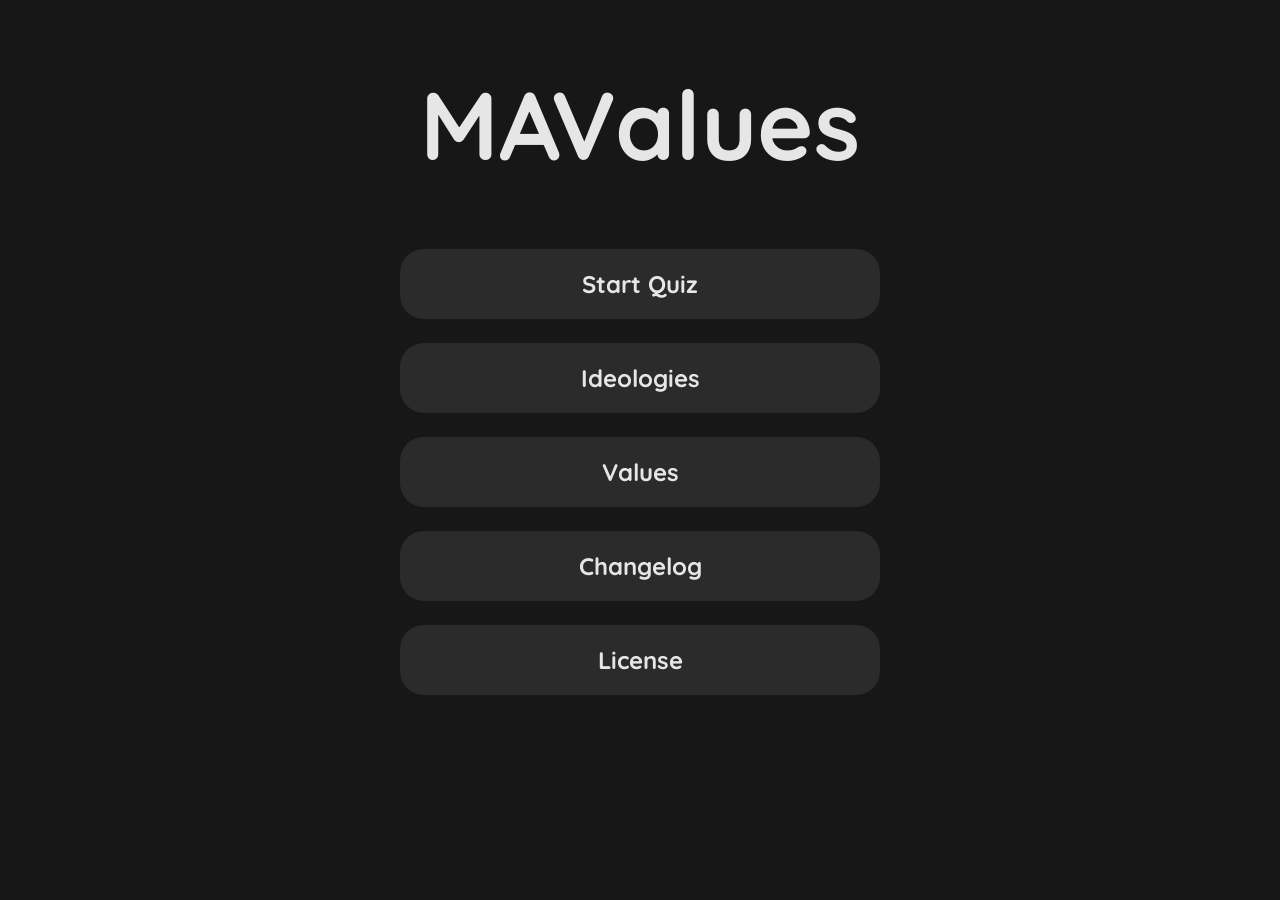
<file: index.html>
<!DOCTYPE html>
<html lang="en-US">
  <head>
    <meta charset=utf-8>
    <meta name="viewport" content="width=device-width, initial-scale=1.0">
    <title>MAValues</title>
    <link rel="preconnect" href="https://fonts.googleapis.com">
    <link rel="preconnect" href="https://fonts.gstatic.com" crossorigin>
    <link href="https://fonts.googleapis.com/css2?family=Quicksand:wght@300..700&display=swap">
    <link href="https://fonts.googleapis.com/css2?family=Quicksand:wght@300..700&display=swap" rel="stylesheet">
    <link rel="stylesheet" href="style.css">
  </head>
  <body>
    <h1>MAValues</h1>
    <a href="test.php">
      <button class="btn">Start Quiz</button>
    </a>
    <a href="ideologies.html">
      <button class="btn">Ideologies</button>
    </a>
    <a href="values.html">
      <button class="btn">Values</button>
    </a>
    <a href="changelog.html">
      <button class="btn">Changelog</button>
    </a>
    <a href="notice.html">
      <button class="btn">License</button>
    </a>
  </body>
</html>
</file>
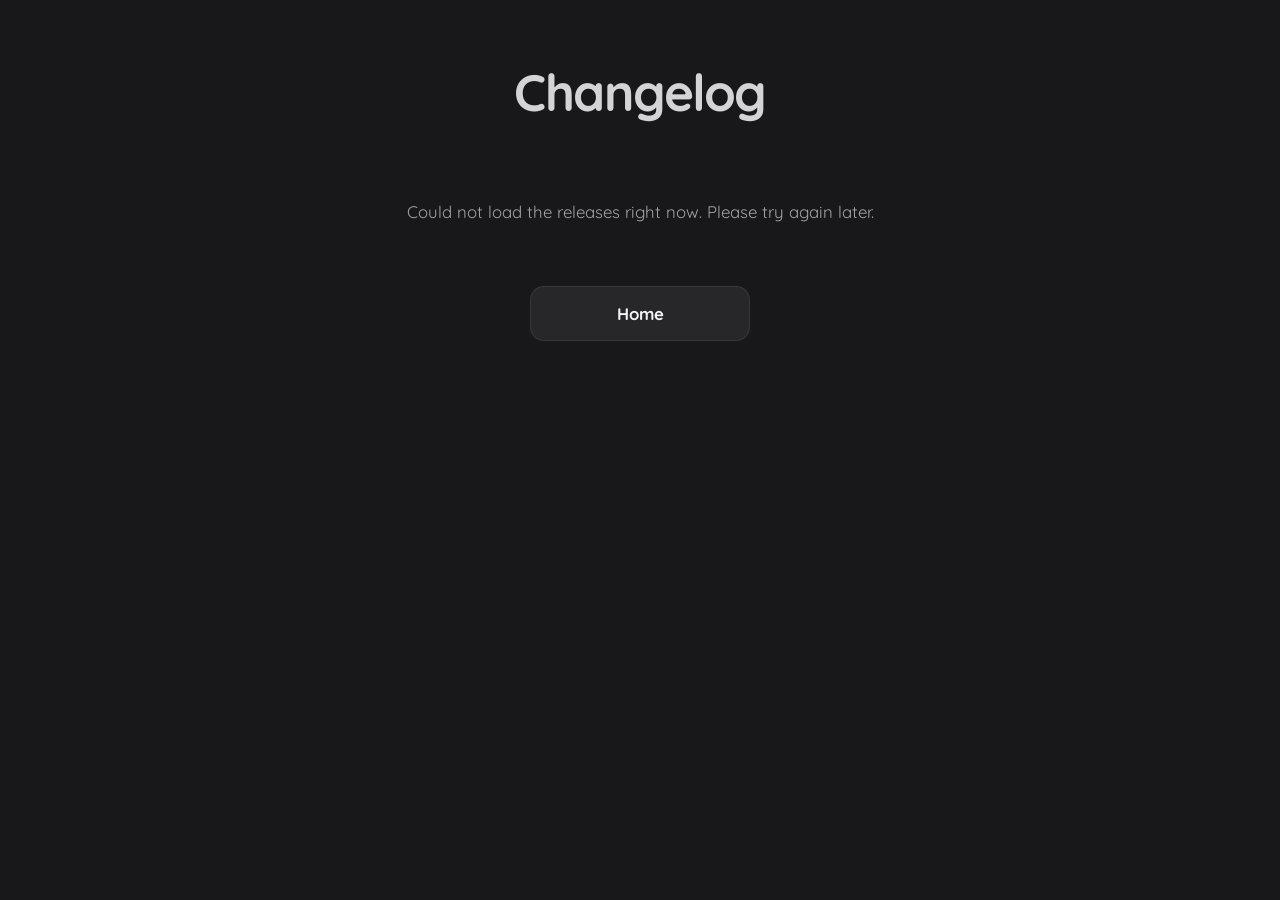
<file: changelog.html>
<!DOCTYPE html>
<html lang="en">
<head>
    <meta charset="UTF-8">
    <meta name="viewport" content="width=device-width, initial-scale=1.0">
    <title>MAValues - Changelog</title>
    <style>
@import url('https://fonts.googleapis.com/css2?family=Quicksand:wght@300;500;700&display=swap');

:root {
    --bg-color: #18181b;
    --card-bg: #27272a;
    --text-primary: #f4f4f5;
    --text-dim: #a1a1aa;
    --accent-primary: #d4d4d8;
    --accent-soft: #71717a;
    --border-color: rgba(255, 255, 255, 0.08);
    --card-border: rgba(255, 255, 255, 0.05);
    --radius-lg: 28px;
    --radius-sm: 14px;
    --soft-shadow: 0 10px 40px rgba(0, 0, 0, 0.4);
    --hover-shadow: rgba(255, 255, 255, 0.1);
    --corner-fill: #f4f4f5;
    --corner-color: #18181b;
    --smooth-transition: all 0.35s cubic-bezier(0.23, 1, 0.32, 1);
}

[data-theme="light"] {
    --bg-color: #f4f4f6;
    --card-bg: #ffffff;
    --text-primary: #18181b;
    --text-dim: #71717a;
    --accent-primary: #27272a;
    --accent-soft: #e4e4e7;
    --border-color: rgba(0, 0, 0, 0.09);
    --card-border: rgba(0, 0, 0, 0.06);
    --soft-shadow: 0 10px 30px rgba(0, 0, 0, 0.06);
    --hover-shadow: rgba(0, 0, 0, 0.12);
    --corner-fill: #18181b;
    --corner-color: #f4f4f6;
}

.theme-toggle-corner {
    position: fixed;
    top: 0;
    right: 0;
    width: 80px;
    height: 80px;
    border: 0;
    background: transparent;
    cursor: pointer;
    z-index: 9999;
    padding: 0;
    line-height: 0;
    clip-path: polygon(0 0, 100% 0, 100% 100%);
    outline: none;
    -webkit-tap-highlight-color: transparent;
    user-select: none;
}

.theme-toggle-corner:focus,
.theme-toggle-corner:focus-visible,
.theme-toggle-corner:active {
    outline: none;
    box-shadow: none;
}

.theme-toggle-corner svg {
    width: 100%;
    height: 100%;
    fill: var(--corner-fill);
    color: var(--corner-color);
    transition: var(--smooth-transition);
}

.theme-toggle-corner:hover svg {
    transform: scale(1.06);
}

.theme-toggle-corner .icon-sun,
.theme-toggle-corner .icon-moon {
    fill: none;
    stroke: currentColor;
    stroke-width: 2.2;
    stroke-linecap: round;
    stroke-linejoin: round;
}

.theme-toggle-corner .icon-sun {
    display: block;
}
.theme-toggle-corner .icon-moon {
    display: none;
}

[data-theme="light"] .theme-toggle-corner .icon-sun {
    display: none;
}
[data-theme="light"] .theme-toggle-corner .icon-moon {
    display: block;
}

body {
    margin: 0;
    padding: 0;
    min-height: 100vh;
    font-family: 'Quicksand', sans-serif;
    background-color: var(--bg-color);
    color: var(--text-primary);
    display: flex;
    flex-direction: column;
    align-items: center;
}

.main-container {
    width: 100%;
    max-width: 1200px;
    min-height: 100vh;
    padding: 60px 24px;
    box-sizing: border-box;
    display: flex;
    flex-direction: column;
    align-items: center;
}

.title-container {
    display: flex;
    align-items: center;
    gap: 10px;
    margin-bottom: 15px;
}

h1 {
    font-weight: 700;
    font-size: 3.2rem;
    margin: 0;
    color: var(--accent-primary);
    letter-spacing: -1.5px;
    text-align: center;
}

.question-container {
    min-height: 140px;
    margin-bottom: 20px;
    display: flex;
    align-items: center;
    justify-content: center;
    width: 100%;
}

#question {
    background-color: var(--card-bg);
    padding: 35px 50px;
    border-radius: var(--radius-lg);
    font-size: 1.4rem;
    font-weight: 500;
    line-height: 1.5;
    box-shadow: var(--soft-shadow);
    max-width: 800px;
    border: 1px solid var(--card-border);
    text-align: center;
}

button {
    padding: 16px 24px;
    background-color: var(--card-bg);
    border: 1px solid var(--border-color);
    border-radius: var(--radius-sm);
    color: var(--text-primary);
    font-family: inherit;
    font-size: 1.05rem;
    font-weight: 700;
    cursor: pointer;
    transition: var(--smooth-transition);
}

button:hover {
    background-color: var(--text-primary);
    color: var(--bg-color);
    transform: translateY(-2px);
    box-shadow: 0 5px 15px var(--hover-shadow);
}

.description-box {
    background-color: var(--card-bg);
    padding: 24px 30px;
    border-radius: var(--radius-lg);
    text-align: center;
    line-height: 1.7;
    border: 1px solid var(--card-border);
    width: 100%;
    max-width: 800px;
    box-sizing: border-box;
    align-self: center;
    margin-bottom: 30px;
    box-shadow: var(--soft-shadow);
    font-size: 1.1rem;
}

#buttons {
    display: flex;
    flex-direction: column;
    gap: 12px;
    width: 100%;
    max-width: 480px;
    margin-top: 10px;
    margin-bottom: 50px;
}

.button-container {
    display: flex;
    flex-direction: column;
    align-items: center;
    gap: 15px;
    margin-top: 20px;
    margin-bottom: 40px;
    width: 100%;
}

.button-container button {
    width: auto;
    min-width: 220px;
    max-width: 400px;
    text-align: center;
}

.main-results-wrapper {
    display: flex;
    flex-direction: column;
    align-items: center;
    justify-content: center;
    width: 100%;
    padding: 20px 0;
}

#results-container {
    display: grid;
    grid-template-columns: repeat(3, 140px);
    justify-content: center;
    gap: 24px 30px;
    margin-top: 20px;
    margin-bottom: 35px;
    width: 100%;
    box-sizing: border-box;
}

.result-item {
    display: flex;
    flex-direction: column;
    align-items: center;
    justify-content: flex-start;
    width: 140px;
    box-sizing: border-box;
    transition: var(--smooth-transition);
}

.result-icon {
    width: 85px;
    height: 85px;
    border-radius: 50%;
    margin-bottom: 12px;
    box-shadow: 0 5px 15px rgba(0, 0, 0, 0.3);
    transition: var(--smooth-transition);
}

.result-item:hover .result-icon {
    transform: scale(1.08);
}

.result-text {
    font-size: 0.82rem;
    font-weight: 700;
    line-height: 1.25;
    color: var(--text-dim);
    text-transform: uppercase;
    text-align: center;
    width: 100%;
    margin: 0;
}

.label-bubble {
    display: inline-block;
    padding: 14px 40px;
    border-radius: 50px;
    font-weight: 700;
    font-size: 1.8rem;
    color: #ffffff;
    margin: 15px 0;
    box-shadow: 0 4px 20px rgba(0, 0, 0, 0.3);
    text-align: center;
}

.result-header-text {
    font-size: 1.1rem;
    color: var(--text-dim);
    font-weight: 700;
    margin-top: 15px;
    text-transform: uppercase;
    letter-spacing: 1px;
}

@media (max-width: 800px) {
    #results-container {
        grid-template-columns: repeat(3, minmax(0, 1fr));
        gap: 20px 10px;
        max-width: 420px;
    }
    .result-item {
        width: 100% !important;
        max-width: 105px;
    }
    .result-icon {
        width: 70px;
        height: 70px;
    }
    .result-text {
        font-size: 0.68rem;
    }
    h1 {
        font-size: 2.3rem;
    }
}

/* ---------- MAValues additions ---------- */
.brand {
    letter-spacing: -2px;
}

.results-heading {
    font-weight: 700;
    font-size: 1.6rem;
    margin: 0 0 6px;
    color: var(--text-primary);
    text-align: center;
}

.result-item,
.label-bubble,
.bar-row,
.chip {
    cursor: pointer;
}

.result-text {
    text-transform: none;
    font-size: 0.9rem;
    color: var(--text-primary);
}

.bars {
    width: 100%;
    max-width: 320px;
    margin: 0 auto;
}

.bar-row {
    margin: 8px 0;
    text-align: left;
}

.bar-label {
    display: flex;
    justify-content: space-between;
    font-size: 0.85rem;
    color: var(--text-primary);
}

.bar-track {
    height: 6px;
    border-radius: 3px;
    background: rgba(128, 128, 128, 0.25);
    overflow: hidden;
}

.bar-fill {
    height: 100%;
}

/* Values / Ideologies screens */
.catalog {
    width: 100%;
    max-width: 800px;
    display: flex;
    flex-direction: column;
    gap: 18px;
    margin: 25px 0;
}

.catalog-card {
    background-color: var(--card-bg);
    border: 1px solid var(--card-border);
    border-radius: var(--radius-lg);
    box-shadow: var(--soft-shadow);
    padding: 22px 26px;
}

.catalog-title {
    font-size: 0.95rem;
    font-weight: 700;
    text-transform: uppercase;
    letter-spacing: 1px;
    color: var(--text-dim);
    margin-bottom: 14px;
}

.group-title {
    background: transparent;
    border-width: 2px;
    border-style: solid;
    color: var(--text-primary);
    padding: 8px 18px;
    border-radius: 50px;
    font-size: 1rem;
}

.chip-row {
    display: flex;
    flex-wrap: wrap;
    gap: 10px;
}

.chip {
    padding: 10px 18px;
    font-size: 0.95rem;
    border-radius: 50px;
}

/* Popup menu */
.info-overlay {
    position: fixed;
    inset: 0;
    background: rgba(0, 0, 0, 0.45);
    display: flex;
    align-items: center;
    justify-content: center;
    z-index: 10000;
    padding: 20px;
    box-sizing: border-box;
}

.info-menu {
    position: relative;
    background-color: var(--card-bg);
    color: var(--text-primary);
    border: 1px solid var(--card-border);
    border-radius: var(--radius-lg);
    box-shadow: var(--soft-shadow);
    width: 100%;
    max-width: 380px;
    padding: 26px 26px 22px;
    box-sizing: border-box;
    overflow: hidden;
    text-align: left;
}

.info-bar {
    position: absolute;
    top: 0;
    left: 0;
    right: 0;
    height: 6px;
}

.info-close {
    position: absolute;
    top: 12px;
    right: 12px;
    padding: 0;
    width: 32px;
    height: 32px;
    border-radius: 50%;
    font-size: 1.3rem;
    line-height: 1;
}

.info-title {
    font-size: 1.3rem;
    font-weight: 700;
    padding-right: 34px;
}

.info-sub {
    font-size: 0.75rem;
    font-weight: 700;
    text-transform: uppercase;
    letter-spacing: 1px;
    color: var(--text-dim);
    margin-top: 4px;
}

.info-desc {
    font-size: 1rem;
    line-height: 1.6;
    margin: 14px 0 0;
}

@media (max-width: 800px) {
    .result-text { font-size: 0.75rem; }
}


/* ---------- Changelog ---------- */
.changelog {
    width: 100%;
    max-width: 800px;
    display: flex;
    flex-direction: column;
    gap: 26px;
    margin: 30px 0 10px;
}
.release-card {
    background-color: var(--card-bg);
    border: 1px solid var(--card-border);
    border-radius: var(--radius-lg);
    box-shadow: var(--soft-shadow);
    padding: 34px 40px 30px;
    box-sizing: border-box;
}
.release-card h2 {
    margin: 0 0 22px;
    font-size: 1.7rem;
    font-weight: 700;
    letter-spacing: -0.5px;
}
.release-card h3 {
    margin: 20px 0 8px;
    font-size: 1.15rem;
    font-weight: 700;
    color: var(--accent-primary);
}
.release-card ul {
    margin: 0;
    padding-left: 40px;
}
.release-card li {
    font-size: 1.2rem;
    line-height: 1.7;
    margin-bottom: 4px;
}
.release-card p {
    font-size: 1.1rem;
    line-height: 1.6;
    margin: 0 0 10px;
}
.release-card a {
    color: var(--text-primary);
    text-decoration: underline;
}
.release-card code {
    background: rgba(128, 128, 128, 0.2);
    padding: 1px 6px;
    border-radius: 6px;
    font-size: 0.95em;
}
.changelog-status {
    text-align: center;
    color: var(--text-dim);
    font-size: 1.05rem;
    line-height: 1.6;
    padding: 30px 10px;
}
@media (max-width: 800px) {
    .release-card { padding: 26px 22px 22px; }
    .release-card ul { padding-left: 26px; }
    .release-card li { font-size: 1.1rem; }
}
</style>
</head>
<body>

    <!-- Theme Toggle Corner Button -->
    <button class="theme-toggle-corner" id="theme-toggle" aria-label="Toggle theme">
        <svg viewBox="0 0 24 24">
            <path class="icon-sun" d="M12 2v2m0 16v2M4.93 4.93l1.41 1.41m11.32 11.32l1.41 1.41M2 12h2m16 0h2M4.93 19.07l1.41-1.41m11.32-11.32l1.41-1.41M12 6a6 6 0 100 12 6 6 0 000-12z"></path>
            <path class="icon-moon" d="M21 12.79A9 9 0 1111.21 3 7 7 0 0021 12.79z"></path>
        </svg>
    </button>

    <div class="main-container">
        <div class="title-container"><h1>Changelog</h1></div>
        <div class="changelog" id="changelog"><div class="changelog-status">Loading releases&hellip;</div></div>
        <div class="button-container">
            <button onclick="location.href='index.html'">Home</button>
        </div>
    </div>

    <script>
    // ------------------------------------------------------------------
    // Changelog synced with the GitHub releases of the repository.
    // Set GITHUB_REPO to "owner/repo". On a github.io address it is detected automatically.
    // ------------------------------------------------------------------
    const GITHUB_REPO = "rpolmap/Market-Anarchist-Values";
    const CACHE_KEY = "mavalues-changelog-cache";

    function repoName() {
        const m = location.hostname.match(/^([^.]+)\.github\.io$/);
        const repo = location.pathname.split('/').filter(Boolean)[0];
        if (m && repo) return m[1] + '/' + repo;
        return GITHUB_REPO;
    }

    const esc = t => t.replace(/&/g, '&amp;').replace(/</g, '&lt;').replace(/>/g, '&gt;').replace(/"/g, '&quot;');

    function inline(t) {
        return esc(t)
            .replace(/`([^`]+)`/g, '<code>$1</code>')
            .replace(/\*\*([^*]+)\*\*/g, '<strong>$1</strong>')
            .replace(/\[([^\]]+)\]\((https?:\/\/[^\s)]+)\)/g, '<a href="$2" target="_blank" rel="noopener">$1</a>');
    }

    // Small markdown renderer: headings, bullet lists, paragraphs
    function renderBody(md) {
        let html = '', inList = false;
        const close = () => { if (inList) { html += '</ul>'; inList = false; } };
        (md || '').replace(/\r/g, '').split('\n').forEach(line => {
            const l = line.trim();
            let m;
            if (!l) return close();
            if ((m = l.match(/^#{1,6}\s+(.*)$/))) { close(); html += '<h3>' + inline(m[1]) + '</h3>'; }
            else if ((m = l.match(/^[-*+]\s+(.*)$/))) { if (!inList) { html += '<ul>'; inList = true; } html += '<li>' + inline(m[1]) + '</li>'; }
            else { close(); html += '<p>' + inline(l) + '</p>'; }
        });
        close();
        return html;
    }

    function fmtDate(iso) {
        const d = new Date(iso);
        const p = n => String(n).padStart(2, '0');
        return p(d.getUTCDate()) + '.' + p(d.getUTCMonth() + 1) + '.' + d.getUTCFullYear();
    }

    function render(releases) {
        const box = document.getElementById('changelog');
        const list = releases.filter(r => !r.draft);
        if (!list.length) { box.innerHTML = '<div class="changelog-status">No releases yet.</div>'; return; }
        box.innerHTML = list.map(r => {
            const version = (r.name || r.tag_name || '').replace(/^v(?=\d)/i, '');
            const date = r.published_at || r.created_at;
            return `<div class="release-card">
                <h2>${esc(version)}${date ? ' - ' + fmtDate(date) : ''}</h2>
                ${renderBody(r.body)}
            </div>`;
        }).join('');
    }

    async function load() {
        const box = document.getElementById('changelog');
        const repo = repoName();
        try {
            if (repo.startsWith("YOUR-")) throw new Error('GITHUB_REPO is not set');
            const res = await fetch('https://api.github.com/repos/' + repo + '/releases?per_page=100', { headers: { 'Accept': 'application/vnd.github+json' } });
            if (!res.ok) throw new Error('HTTP ' + res.status);
            const data = await res.json();
            try { localStorage.setItem(CACHE_KEY, JSON.stringify(data)); } catch (e) {}
            render(data);
        } catch (err) {
            let cached = null;
            try { cached = JSON.parse(localStorage.getItem(CACHE_KEY)); } catch (e) {}
            if (cached && cached.length) render(cached);
            else box.innerHTML = '<div class="changelog-status">Could not load the releases right now. Please try again later.</div>';
        }
    }
    load();

// Theme toggle (shared)
(function () {
    const themeToggle = document.getElementById('theme-toggle');
    const htmlElement = document.documentElement;
    htmlElement.setAttribute('data-theme', localStorage.getItem('theme') || 'dark');
    if (themeToggle) themeToggle.addEventListener('click', () => {
        const next = htmlElement.getAttribute('data-theme') === 'dark' ? 'light' : 'dark';
        htmlElement.setAttribute('data-theme', next);
        localStorage.setItem('theme', next);
    });
})();


</script>
</body>
</html>
</file>
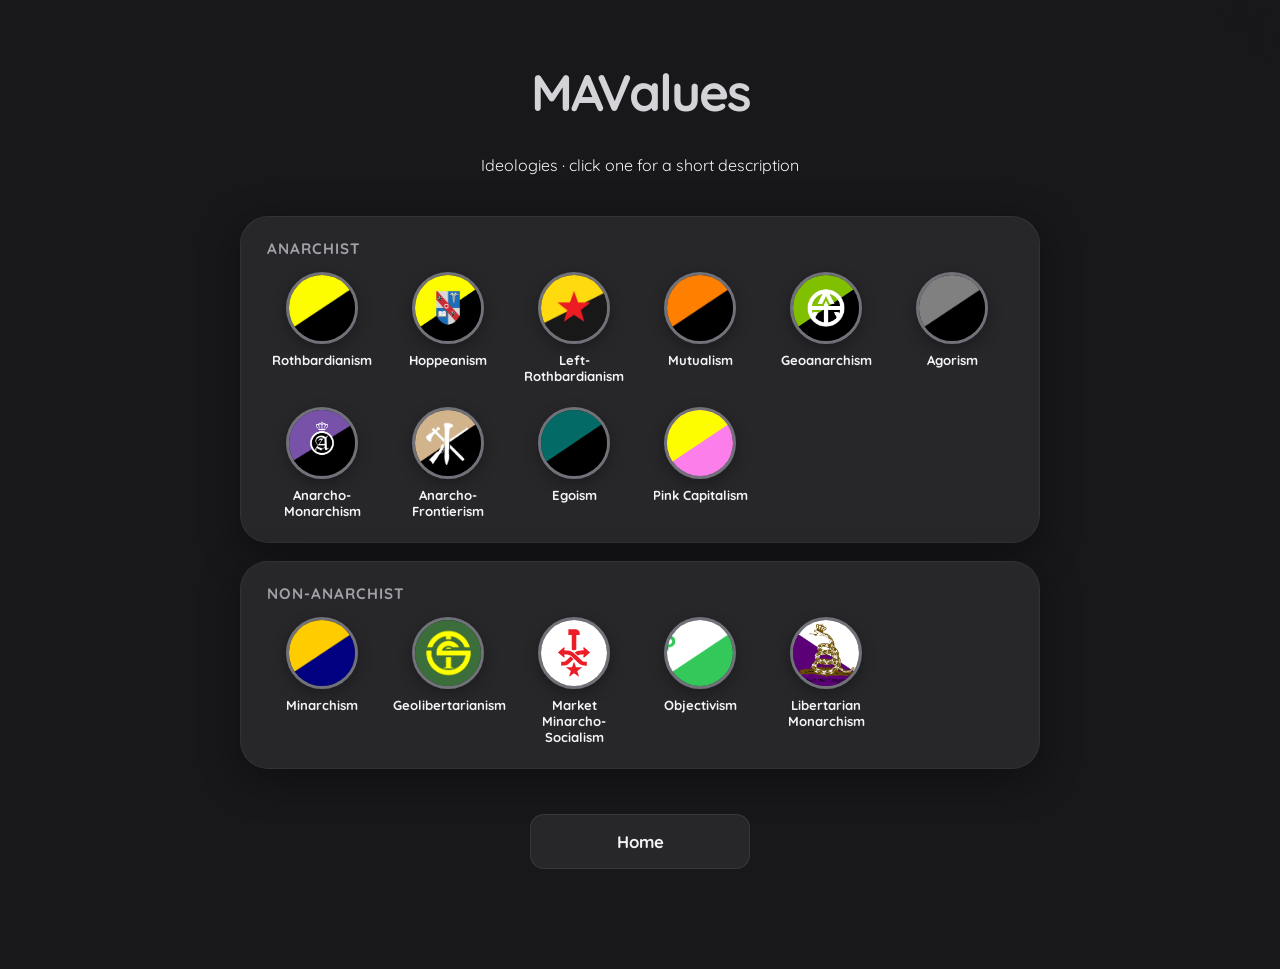
<file: ideologies.html>
<!DOCTYPE html>
<html lang="en">
<head>
    <meta charset="UTF-8">
    <meta name="viewport" content="width=device-width, initial-scale=1.0">
    <title>MAValues - Ideologies</title>
    <style>
@import url('https://fonts.googleapis.com/css2?family=Quicksand:wght@300;500;700&display=swap');

:root {
    --bg-color: #18181b;
    --card-bg: #27272a;
    --text-primary: #f4f4f5;
    --text-dim: #a1a1aa;
    --accent-primary: #d4d4d8;
    --accent-soft: #71717a;
    --border-color: rgba(255, 255, 255, 0.08);
    --card-border: rgba(255, 255, 255, 0.05);
    --radius-lg: 28px;
    --radius-sm: 14px;
    --soft-shadow: 0 10px 40px rgba(0, 0, 0, 0.4);
    --hover-shadow: rgba(255, 255, 255, 0.1);
    --corner-fill: #f4f4f5;
    --corner-color: #18181b;
    --smooth-transition: all 0.35s cubic-bezier(0.23, 1, 0.32, 1);
}

[data-theme="light"] {
    --bg-color: #f4f4f6;
    --card-bg: #ffffff;
    --text-primary: #18181b;
    --text-dim: #71717a;
    --accent-primary: #27272a;
    --accent-soft: #e4e4e7;
    --border-color: rgba(0, 0, 0, 0.09);
    --card-border: rgba(0, 0, 0, 0.06);
    --soft-shadow: 0 10px 30px rgba(0, 0, 0, 0.06);
    --hover-shadow: rgba(0, 0, 0, 0.12);
    --corner-fill: #18181b;
    --corner-color: #f4f4f6;
}

.theme-toggle-corner {
    position: fixed;
    top: 0;
    right: 0;
    width: 80px;
    height: 80px;
    border: 0;
    background: transparent;
    cursor: pointer;
    z-index: 9999;
    padding: 0;
    line-height: 0;
    clip-path: polygon(0 0, 100% 0, 100% 100%);
    outline: none;
    -webkit-tap-highlight-color: transparent;
    user-select: none;
}

.theme-toggle-corner:focus,
.theme-toggle-corner:focus-visible,
.theme-toggle-corner:active {
    outline: none;
    box-shadow: none;
}

.theme-toggle-corner svg {
    width: 100%;
    height: 100%;
    fill: var(--corner-fill);
    color: var(--corner-color);
    transition: var(--smooth-transition);
}

.theme-toggle-corner:hover svg {
    transform: scale(1.06);
}

.theme-toggle-corner .icon-sun,
.theme-toggle-corner .icon-moon {
    fill: none;
    stroke: currentColor;
    stroke-width: 2.2;
    stroke-linecap: round;
    stroke-linejoin: round;
}

.theme-toggle-corner .icon-sun {
    display: block;
}
.theme-toggle-corner .icon-moon {
    display: none;
}

[data-theme="light"] .theme-toggle-corner .icon-sun {
    display: none;
}
[data-theme="light"] .theme-toggle-corner .icon-moon {
    display: block;
}

body {
    margin: 0;
    padding: 0;
    min-height: 100vh;
    font-family: 'Quicksand', sans-serif;
    background-color: var(--bg-color);
    color: var(--text-primary);
    display: flex;
    flex-direction: column;
    align-items: center;
}

.main-container {
    width: 100%;
    max-width: 1200px;
    min-height: 100vh;
    padding: 60px 24px;
    box-sizing: border-box;
    display: flex;
    flex-direction: column;
    align-items: center;
}

.title-container {
    display: flex;
    align-items: center;
    gap: 10px;
    margin-bottom: 15px;
}

h1 {
    font-weight: 700;
    font-size: 3.2rem;
    margin: 0;
    color: var(--accent-primary);
    letter-spacing: -1.5px;
    text-align: center;
}

.question-container {
    min-height: 140px;
    margin-bottom: 20px;
    display: flex;
    align-items: center;
    justify-content: center;
    width: 100%;
}

#question {
    background-color: var(--card-bg);
    padding: 35px 50px;
    border-radius: var(--radius-lg);
    font-size: 1.4rem;
    font-weight: 500;
    line-height: 1.5;
    box-shadow: var(--soft-shadow);
    max-width: 800px;
    border: 1px solid var(--card-border);
    text-align: center;
}

button {
    padding: 16px 24px;
    background-color: var(--card-bg);
    border: 1px solid var(--border-color);
    border-radius: var(--radius-sm);
    color: var(--text-primary);
    font-family: inherit;
    font-size: 1.05rem;
    font-weight: 700;
    cursor: pointer;
    transition: var(--smooth-transition);
}

button:hover {
    background-color: var(--text-primary);
    color: var(--bg-color);
    transform: translateY(-2px);
    box-shadow: 0 5px 15px var(--hover-shadow);
}

.description-box {
    background-color: var(--card-bg);
    padding: 24px 30px;
    border-radius: var(--radius-lg);
    text-align: center;
    line-height: 1.7;
    border: 1px solid var(--card-border);
    width: 100%;
    max-width: 800px;
    box-sizing: border-box;
    align-self: center;
    margin-bottom: 30px;
    box-shadow: var(--soft-shadow);
    font-size: 1.1rem;
}

#buttons {
    display: flex;
    flex-direction: column;
    gap: 12px;
    width: 100%;
    max-width: 480px;
    margin-top: 10px;
    margin-bottom: 50px;
}

.button-container {
    display: flex;
    flex-direction: column;
    align-items: center;
    gap: 15px;
    margin-top: 20px;
    margin-bottom: 40px;
    width: 100%;
}

.button-container button {
    width: auto;
    min-width: 220px;
    max-width: 400px;
    text-align: center;
}

.main-results-wrapper {
    display: flex;
    flex-direction: column;
    align-items: center;
    justify-content: center;
    width: 100%;
    padding: 20px 0;
}

#results-container {
    display: grid;
    grid-template-columns: repeat(3, 140px);
    justify-content: center;
    gap: 24px 30px;
    margin-top: 20px;
    margin-bottom: 35px;
    width: 100%;
    box-sizing: border-box;
}

.result-item {
    display: flex;
    flex-direction: column;
    align-items: center;
    justify-content: flex-start;
    width: 140px;
    box-sizing: border-box;
    transition: var(--smooth-transition);
}

.result-icon {
    width: 85px;
    height: 85px;
    border-radius: 50%;
    margin-bottom: 12px;
    box-shadow: 0 5px 15px rgba(0, 0, 0, 0.3);
    transition: var(--smooth-transition);
}

.result-item:hover .result-icon {
    transform: scale(1.08);
}

.result-text {
    font-size: 0.82rem;
    font-weight: 700;
    line-height: 1.25;
    color: var(--text-dim);
    text-transform: uppercase;
    text-align: center;
    width: 100%;
    margin: 0;
}

.label-bubble {
    display: inline-block;
    padding: 14px 40px;
    border-radius: 50px;
    font-weight: 700;
    font-size: 1.8rem;
    color: #ffffff;
    margin: 15px 0;
    box-shadow: 0 4px 20px rgba(0, 0, 0, 0.3);
    text-align: center;
}

.result-header-text {
    font-size: 1.1rem;
    color: var(--text-dim);
    font-weight: 700;
    margin-top: 15px;
    text-transform: uppercase;
    letter-spacing: 1px;
}

@media (max-width: 800px) {
    #results-container {
        grid-template-columns: repeat(3, minmax(0, 1fr));
        gap: 20px 10px;
        max-width: 420px;
    }
    .result-item {
        width: 100% !important;
        max-width: 105px;
    }
    .result-icon {
        width: 70px;
        height: 70px;
    }
    .result-text {
        font-size: 0.68rem;
    }
    h1 {
        font-size: 2.3rem;
    }
}

/* ---------- MAValues additions ---------- */
.brand {
    letter-spacing: -2px;
}

.results-heading {
    font-weight: 700;
    font-size: 1.6rem;
    margin: 0 0 6px;
    color: var(--text-primary);
    text-align: center;
}

.result-item,
.label-bubble,
.bar-row,
.chip {
    cursor: pointer;
}

.result-text {
    text-transform: none;
    font-size: 0.9rem;
    color: var(--text-primary);
}

.bars {
    width: 100%;
    max-width: 320px;
    margin: 0 auto;
}

.bar-row {
    margin: 8px 0;
    text-align: left;
}

.bar-label {
    display: flex;
    justify-content: space-between;
    font-size: 0.85rem;
    color: var(--text-primary);
}

.bar-track {
    height: 6px;
    border-radius: 3px;
    background: rgba(128, 128, 128, 0.25);
    overflow: hidden;
}

.bar-fill {
    height: 100%;
}

/* Values / Ideologies screens */
.catalog {
    width: 100%;
    max-width: 800px;
    display: flex;
    flex-direction: column;
    gap: 18px;
    margin: 25px 0;
}

.catalog-card {
    background-color: var(--card-bg);
    border: 1px solid var(--card-border);
    border-radius: var(--radius-lg);
    box-shadow: var(--soft-shadow);
    padding: 22px 26px;
}

.catalog-title {
    font-size: 0.95rem;
    font-weight: 700;
    text-transform: uppercase;
    letter-spacing: 1px;
    color: var(--text-dim);
    margin-bottom: 14px;
}

.group-title {
    background: transparent;
    border-width: 2px;
    border-style: solid;
    color: var(--text-primary);
    padding: 8px 18px;
    border-radius: 50px;
    font-size: 1rem;
}

.chip-row {
    display: flex;
    flex-wrap: wrap;
    gap: 10px;
}

.chip {
    padding: 10px 18px;
    font-size: 0.95rem;
    border-radius: 50px;
}

/* Popup menu */
.info-overlay {
    position: fixed;
    inset: 0;
    background: rgba(0, 0, 0, 0.45);
    display: flex;
    align-items: center;
    justify-content: center;
    z-index: 10000;
    padding: 20px;
    box-sizing: border-box;
}

.info-menu {
    position: relative;
    background-color: var(--card-bg);
    color: var(--text-primary);
    border: 1px solid var(--card-border);
    border-radius: var(--radius-lg);
    box-shadow: var(--soft-shadow);
    width: 100%;
    max-width: 380px;
    padding: 26px 26px 22px;
    box-sizing: border-box;
    overflow: hidden;
    text-align: left;
}

.info-bar {
    position: absolute;
    top: 0;
    left: 0;
    right: 0;
    height: 6px;
}

.info-close {
    position: absolute;
    top: 12px;
    right: 12px;
    padding: 0;
    width: 32px;
    height: 32px;
    border-radius: 50%;
    font-size: 1.3rem;
    line-height: 1;
}

.info-title {
    font-size: 1.3rem;
    font-weight: 700;
    padding-right: 34px;
}

.info-sub {
    font-size: 0.75rem;
    font-weight: 700;
    text-transform: uppercase;
    letter-spacing: 1px;
    color: var(--text-dim);
    margin-top: 4px;
}

.info-desc {
    font-size: 1rem;
    line-height: 1.6;
    margin: 14px 0 0;
}

@media (max-width: 800px) {
    .result-text { font-size: 0.75rem; }
}


/* ---------- Added: agree/disagree colours, back button ---------- */
#buttons .btn-agree {
    background-color: rgba(74, 163, 112, 0.16);
    border-color: rgba(74, 163, 112, 0.45);
}
#buttons .btn-agree:hover {
    background-color: rgba(74, 163, 112, 0.45);
    border-color: rgba(74, 163, 112, 0.8);
    color: var(--text-primary);
    box-shadow: 0 5px 15px rgba(74, 163, 112, 0.25);
}
#buttons .btn-disagree {
    background-color: rgba(212, 90, 90, 0.16);
    border-color: rgba(212, 90, 90, 0.45);
}
#buttons .btn-disagree:hover {
    background-color: rgba(212, 90, 90, 0.45);
    border-color: rgba(212, 90, 90, 0.8);
    color: var(--text-primary);
    box-shadow: 0 5px 15px rgba(212, 90, 90, 0.25);
}
.back-wrap {
    margin-top: -20px;
    margin-bottom: 40px;
}
.back-btn {
    padding: 10px 22px;
    font-size: 0.95rem;
    background: transparent;
    color: var(--text-dim);
}

/* ---------- Added: value tiles (values.html) ---------- */
.tile-row {
    display: flex;
    flex-wrap: wrap;
    gap: 22px 16px;
}
.value-tile {
    display: flex;
    flex-direction: column;
    align-items: center;
    width: 110px;
    cursor: pointer;
    transition: var(--smooth-transition);
}
.value-tile .result-icon {
    width: 72px;
    height: 72px;
    margin-bottom: 8px;
}
.value-tile:hover .result-icon {
    transform: scale(1.08);
}
.value-tile .result-text {
    font-size: 0.82rem;
}

/* ---------- Added: closest matches box (results.html) ---------- */
.match-box {
    position: relative;
    width: 100%;
    max-width: 420px;
    margin: 12px auto 30px;
    background-color: color-mix(in srgb, var(--card-bg) 70%, var(--bg-color));
    border: 1px solid var(--card-border);
    border-radius: var(--radius-lg);
    overflow: hidden;
    box-sizing: border-box;
}
.match-strip {
    position: absolute;
    left: 0;
    top: 0;
    bottom: 0;
    width: 5px;
    display: flex;
    flex-direction: column;
}
.match-strip span { flex: 1; }
.match-half {
    display: flex;
    align-items: center;
    gap: 14px;
    padding: 16px 16px 16px 24px;
}
.match-divider {
    height: 1px;
    background: var(--border-color);
}
.match-img {
    width: 66px;
    height: 44px;
    object-fit: cover;
    border-radius: 8px;
    flex-shrink: 0;
}
.match-img.match-person-img {
    width: 44px;
    border-radius: 50%;
    margin: 0 11px;
}
.match-info {
    flex: 1;
    min-width: 0;
    cursor: pointer;
    text-align: left;
}
.match-label {
    font-size: 0.7rem;
    font-weight: 700;
    letter-spacing: 1px;
    text-transform: uppercase;
    color: var(--text-dim);
}
.match-name {
    font-size: 1.1rem;
    font-weight: 700;
    line-height: 1.25;
}
.match-pct {
    font-size: 0.85rem;
    color: var(--text-dim);
}
.match-next {
    width: 34px;
    height: 34px;
    padding: 0;
    flex-shrink: 0;
    border-radius: 50%;
    display: flex;
    align-items: center;
    justify-content: center;
}
.match-next svg {
    width: 16px;
    height: 16px;
    fill: none;
    stroke: currentColor;
    stroke-width: 2.5;
    stroke-linecap: round;
    stroke-linejoin: round;
}

/* ---------- Added: flag in popup ---------- */
.info-flag {
    width: 150px;
    height: 100px;
    object-fit: cover;
    border-radius: 12px;
}
.info-flag.info-person {
    width: 96px;
    height: 96px;
    border-radius: 50%;
}


/* ---------- Ideologies page: tiles like values.html ---------- */
.ideology-tile .result-icon {
    object-fit: cover;
    border: 3px solid var(--accent-soft);
    box-sizing: border-box;
}
.catalog-card .group-title {
    margin-bottom: 18px;
}

</style>
</head>
<body>

    <!-- Theme Toggle Corner Button -->
    <button class="theme-toggle-corner" id="theme-toggle" aria-label="Toggle theme">
        <svg viewBox="0 0 24 24">
            <path class="icon-sun" d="M12 2v2m0 16v2M4.93 4.93l1.41 1.41m11.32 11.32l1.41 1.41M2 12h2m16 0h2M4.93 19.07l1.41-1.41m11.32-11.32l1.41-1.41M12 6a6 6 0 100 12 6 6 0 000-12z"></path>
            <path class="icon-moon" d="M21 12.79A9 9 0 1111.21 3 7 7 0 0021 12.79z"></path>
        </svg>
    </button>

    <div class="main-container">
        <div class="title-container"><h1 class="brand">MAValues</h1></div>
        <p class="version-text">Ideologies &middot; click one for a short description</p>
        <div class="catalog" id="catalog"></div>
        <div class="button-container">
            <button onclick="location.href='index.html'">Home</button>
        </div>
    </div>

    <script>

// ======================================================================
// MAValues shared data: categories, values, ideologies, people, popup menu
// ======================================================================

const categoryNames = {
    culture: "Culture", property: "Property", financing: "Financing", pricing: "Pricing",
    workplace: "Workplace Structure", tactic: "Tactic", communities: "Communities", wage: "Wage Model", focus: "Focus"
};

// Categories and their values + short descriptions
const categoryValues = {
    culture: [
        { name: "Progressive", desc: "Society should keep moving forward and leave outdated traditions behind in favour of greater liberty." },
        { name: "Moderate", desc: "Progress is welcome, but cultural bonds and inherited customs still matter and should be preserved." },
        { name: "Conservative", desc: "Social change should be slowed or resisted; tradition and established norms are worth defending." },
        { name: "Traditionalist", desc: "Society should return to the lifestyle and values of our ancestors." }
    ],
    property: [
        { name: "Lockean Homesteading", desc: "Property is land you homestead or buy, and it remains yours until you voluntarily transfer ownership of it, even if you stop using it." },
        { name: "Constructive Occupancy", desc: "Property is land you live in, use or actively finance and maintain; if you abandon it, anyone else can rehomestead it." },
        { name: "Occupancy & Use", desc: "There is no private property, only possession of what you actively live in or use; if you stop using it yourself, anyone else can rehomestead it." }
    ],
    financing: [
        { name: "Payment for Usage", desc: "Public property is financed by its users: you directly or indirectly pay a price set by the property owner for everything you use." },
        { name: "Mutual Credit", desc: "Public property is financed from a mutual community bank based on voluntary donations." },
        { name: "Land Value Tax", desc: "Public property is financed by a Land Value Tax on unimproved property." }
    ],
    pricing: [
        { name: "Profit-Based Supply & Demand", desc: "Prices are set by consumers and sellers competing with each other through supply and demand." },
        { name: "Cost-Driven Supply & Demand", desc: "In an absolutely free market prices correspond to the cost of production and labour, leaving little to no space for profit, while still relying on supply and demand." },
        { name: "Labour Theory of Value", desc: "Prices should be based on the time of production and the labour needed to produce the product." }
    ],
    workplace: [
        { name: "Hierarchical", desc: "Hierarchies stay intact: business owners have full control over all of their workers." },
        { name: "Horizontal Self-Employment", desc: "The workplace becomes heterarchical, with workers deciding together about decisions in their own area." },
        { name: "Democratic Workplace", desc: "The workplace becomes heterarchical, with workers democratically deciding over important decisions." },
        { name: "Unionism", desc: "Hierarchies stay intact, with worker unions making compromises with company owners over important decisions." }
    ],
    tactic: [
        { name: "Counter Economics", desc: "Starve the state by trading in the black and grey market and ignoring its rules and taxes." },
        { name: "Revolution", desc: "The state must be overthrown directly through a revolution rather than slowly starved or reformed." },
        { name: "Democracy", desc: "Use the already existing democratic foundations to gain popularity and reach the ideal system." },
        { name: "Gradualism", desc: "Form voluntary communities based on mutual aid that outperform the state in efficiency and eventually replace it." }
    ],
    communities: [
        { name: "Covenant Communities", desc: "Communities of people with similar culture and interests, each living on their own property within the settlement." },
        { name: "Cooperative Communities", desc: "Communities built around the mutual ownership and financing of public property." },
        { name: "Symbolic Monarchism", desc: "A loyal community with a symbolic and voluntary king or queen who preserves the culture and cares for the people." },
        { name: "Atomic Individualism", desc: "Everyone lives on their own property and interferes with others only when needed." }
    ],
    wage: [
        { name: "Traditional Wages", desc: "Workers receive a set monthly or yearly wage." },
        { name: "Profit-based Earnings", desc: "Workers' pay is based on the profit of their company and their role in the company." }
    ]
};

// Focus options (NOT one of the values used for ideology matching)
const focusDescriptions = {
    "No Focus": "Living under a free market and having success.",
    "Egoism": "There is no duty or morality; everyone should do whatever they feel is right, with no universal right and wrong.",
    "Anarcho-Frontierism": "Leaving Earth and settling as far from civilization as possible for maximum individual freedom.",
    "Pink Capitalism": "Absolute worldwide LGBTQ rights and culture incorporated into Capitalism."
};

// Quick lookup: value name -> description
const valueDescriptions = {};
for (const k in categoryValues) categoryValues[k].forEach(v => valueDescriptions[v.name] = v.desc);

// Ideologies. A profile value can be an array = several acceptable positions.
// An ideology with a "focus" is only reachable when the person's Focus matches it (and their values fit too).
const ideologies = [
    { name: "Rothbardianism", color: "#3b82f6", group: "Anarcho Capitalism",
      desc: "Anarcho-capitalism in the tradition of Murray Rothbard: natural-law property rights, strict Lockean homesteading, and private firms in a fully free market.",
      profile: { property: "Lockean Homesteading", financing: "Payment for Usage", pricing: "Profit-Based Supply & Demand", workplace: "Hierarchical", tactic: "Counter Economics", communities: ["Covenant Communities", "Atomic Individualism"], wage: "Traditional Wages" } },
    { name: "Hoppeanism", color: "#8b5cf6", group: "Anarcho Capitalism",
      desc: "Anarcho-capitalism in the tradition of Hans-Hermann Hoppe: private property with a strongly traditionalist view of culture and social order.",
      profile: { culture: "Traditionalist", property: "Lockean Homesteading", financing: "Payment for Usage", pricing: "Profit-Based Supply & Demand", workplace: "Hierarchical", tactic: "Counter Economics", communities: "Covenant Communities", wage: "Traditional Wages" } },
    { name: "Left-Rothbardianism", color: "#ef4444", group: "Left-Wing Market Anarchism",
      desc: "Keeps Rothbardian homesteading and market exchange but pairs them with progressive culture and independent, self-managed work.",
      profile: { culture: "Progressive", property: ["Lockean Homesteading", "Constructive Occupancy"], financing: ["Payment for Usage", "Mutual Credit"], pricing: ["Profit-Based Supply & Demand", "Cost-Driven Supply & Demand"], workplace: "Horizontal Self-Employment", tactic: ["Counter Economics", "Gradualism"], communities: ["Atomic Individualism", "Cooperative Communities"], wage: "Profit-based Earnings" } },
    { name: "Mutualism", color: "#14b8a6", group: "Left-Wing Market Anarchism",
      desc: "Market anarchism built on occupancy-and-use property, worker associations and the idea that prices should reflect the labour put into goods.",
      profile: { property: "Occupancy & Use", financing: "Mutual Credit", pricing: "Labour Theory of Value", workplace: ["Democratic Workplace", "Unionism"], tactic: ["Gradualism", "Democracy"], communities: "Cooperative Communities", wage: "Profit-based Earnings" } },
    { name: "Geoanarchism", color: "#f59e0b", group: "Left-Wing Market Anarchism", required: ["financing"],
      desc: "Market anarchism that treats land as a common inheritance and finances public property through a land value tax, as in Georgism.",
      profile: { property: ["Constructive Occupancy", "Lockean Homesteading"], financing: "Land Value Tax", pricing: ["Profit-Based Supply & Demand", "Cost-Driven Supply & Demand"] } },
    { name: "Agorism", color: "#ec4899", group: "Tactical",
      desc: "A strategy-first ideology: build a stateless society through counter-economics, trading on the black market until the state is starved.",
      profile: { property: "Occupancy & Use", financing: "Payment for Usage", pricing: "Profit-Based Supply & Demand", workplace: "Horizontal Self-Employment", tactic: "Counter Economics", communities: "Atomic Individualism" } },
    { name: "Anarcho-Monarchism", color: "#b45309", group: "Anarcho Capitalism", required: ["communities"],
      desc: "Stateless society in which a loyal community keeps a symbolic and voluntary king or queen to preserve its culture and care for its people.",
      profile: { culture: ["Traditionalist", "Conservative"], property: "Lockean Homesteading", financing: "Payment for Usage", pricing: "Profit-Based Supply & Demand", workplace: "Hierarchical", tactic: ["Counter Economics", "Gradualism"], communities: "Symbolic Monarchism", wage: "Traditional Wages" } },
    { name: "Anarcho-Frontierism", color: "#06b6d4", group: "Focus-Based", focus: "Anarcho-Frontierism",
      desc: "Leave Earth and settle as far from civilization as possible for maximum individual freedom. Reached through the Anarcho-Frontierism focus, when your values fit too.",
      profile: { property: "Lockean Homesteading", financing: "Payment for Usage", pricing: "Profit-Based Supply & Demand", tactic: "Counter Economics", communities: "Atomic Individualism" } },
    { name: "Egoism", color: "#84cc16", group: "Focus-Based", focus: "Egoism",
      desc: "There is no duty or morality; everyone should do whatever they feel is right, with no universal right and wrong. Reached through the Egoism focus, when your values fit too.",
      profile: { property: "Lockean Homesteading", financing: "Payment for Usage", pricing: "Profit-Based Supply & Demand", tactic: "Counter Economics", communities: "Atomic Individualism" } },
    { name: "Pink Capitalism", color: "#f472b6", group: "Focus-Based", focus: "Pink Capitalism",
      desc: "Absolute worldwide LGBTQ rights and culture incorporated into Capitalism. Reached through the Pink Capitalism focus, when your values fit too.",
      profile: { culture: "Progressive", property: "Lockean Homesteading", financing: "Payment for Usage", pricing: "Profit-Based Supply & Demand", tactic: "Counter Economics", communities: "Atomic Individualism" } }
];

// Closest non-anarchist ideology (shown separately in the results)
const nonAnarchistIdeologies = [
    { name: "Minarchism", color: "#64748b", group: "Non-Anarchist",
      desc: "Keeps a minimal state limited to protecting rights (police, courts, defence) and leaves everything else to the free market.",
      profile: { property: "Lockean Homesteading", financing: "Payment for Usage", pricing: "Profit-Based Supply & Demand", tactic: "Democracy" } },
    { name: "Geolibertarianism", color: "#eab308", group: "Non-Anarchist", required: ["financing"],
      desc: "Free markets combined with a state that funds itself through a land value tax, treating natural land as a common inheritance.",
      profile: { property: ["Constructive Occupancy", "Lockean Homesteading"], financing: "Land Value Tax", pricing: "Profit-Based Supply & Demand", tactic: "Democracy" } },
    { name: "Market Minarcho-Socialism", color: "#fb7185", group: "Non-Anarchist",
      desc: "Keeps markets and prices but puts firms under worker or social ownership, usually inside a state.",
      profile: { property: "Occupancy & Use", financing: "Mutual Credit", pricing: ["Labour Theory of Value", "Cost-Driven Supply & Demand"], workplace: ["Democratic Workplace", "Unionism"], tactic: "Democracy", communities: "Cooperative Communities", wage: "Profit-based Earnings" } },
    { name: "Objectivism", color: "#38bdf8", group: "Non-Anarchist",
      desc: "Rational self-interest and laissez-faire capitalism, with a minimal state limited to protecting individual rights.",
      profile: { property: "Lockean Homesteading", financing: "Payment for Usage", pricing: "Profit-Based Supply & Demand", workplace: "Hierarchical", tactic: "Democracy", wage: "Traditional Wages" } },
    { name: "Libertarian Monarchism", color: "#c2410c", group: "Non-Anarchist", required: ["communities"],
      desc: "Free-market libertarianism combined with a symbolic and voluntary monarchy that preserves the culture and cares for the people.",
      profile: { culture: ["Traditionalist", "Conservative"], property: "Lockean Homesteading", financing: "Payment for Usage", pricing: "Profit-Based Supply & Demand", workplace: "Hierarchical", tactic: "Democracy", communities: "Symbolic Monarchism", wage: "Traditional Wages" } }
];

// The ideology groups shown on the Ideologies screen
const ideologyGroups = [
    { name: "Anarcho Capitalism", color: "#3b82f6",
      desc: "Stateless society organised around private property, full capitalism and voluntary exchange, with hierarchical firms seen as legitimate." },
    { name: "Left-Wing Market Anarchism", color: "#ef4444",
      desc: "Markets without a state, combined with a critique of today's capitalism, concern for equality, and more worker-friendly and land-friendly property norms." },
    { name: "Tactical", color: "#ec4899",
      desc: "Ideologies defined mainly by how to reach a free society (the strategy) rather than by a particular property or workplace system." },
    { name: "Non-Anarchist", color: "#64748b",
      desc: "Ideologies that keep a state in some form, such as a minimal or democratic one, instead of abolishing it." },
    { name: "Focus-Based", color: "#84cc16",
      desc: "Ideologies defined mainly by the individual's main focus (Egoism or Anarcho-Frontierism) rather than by a particular economic system." }
];

// People shown in results
const people = [
    { name: "Hans-Hermann Hoppe", color: "#8b5cf6",
      desc: "Austrian-school economist and philosopher; anarcho-capitalist known for his argumentation ethics and traditionalist social views.",
      profile: { culture: "Traditionalist", property: "Lockean Homesteading", financing: "Payment for Usage", pricing: "Profit-Based Supply & Demand", workplace: "Hierarchical", tactic: "Counter Economics", communities: "Covenant Communities", wage: "Traditional Wages" } },
    { name: "Murray Rothbard", color: "#3b82f6",
      desc: "Economist and political theorist who founded modern anarcho-capitalism, combining Austrian economics with natural-rights property theory.",
      profile: { culture: "Moderate", property: "Lockean Homesteading", financing: "Payment for Usage", pricing: "Profit-Based Supply & Demand", workplace: "Hierarchical", tactic: ["Democracy", "Counter Economics"], communities: ["Covenant Communities", "Atomic Individualism"], wage: "Traditional Wages" } },
    { name: "Samuel Edward Konkin III", color: "#ec4899",
      desc: "Founder of agorism and the theory of counter-economics as a path to a stateless society (often known as SEK3).",
      profile: { culture: "Progressive", property: "Lockean Homesteading", financing: "Payment for Usage", pricing: "Profit-Based Supply & Demand", workplace: "Horizontal Self-Employment", tactic: "Counter Economics", communities: "Atomic Individualism", wage: ["Traditional Wages", "Profit-based Earnings"] } },
    { name: "Pierre-Joseph Proudhon", color: "#14b8a6",
      desc: "The first self-declared anarchist and father of mutualism, famous for \"property is theft\" and for worker associations.",
      profile: { culture: "Conservative", property: "Occupancy & Use", financing: "Mutual Credit", pricing: "Labour Theory of Value", workplace: ["Democratic Workplace", "Unionism"], tactic: ["Democracy", "Gradualism"], communities: "Cooperative Communities", wage: "Profit-based Earnings" } },
    { name: "Benjamin Tucker", color: "#f59e0b",
      desc: "American individualist anarchist and editor of Liberty; defended mutual banking, the labour theory of value and the \"cost the limit of price\" principle.",
      profile: { culture: "Moderate", property: "Occupancy & Use", financing: "Mutual Credit", pricing: ["Labour Theory of Value", "Cost-Driven Supply & Demand"], workplace: "Horizontal Self-Employment", tactic: "Counter Economics", communities: "Cooperative Communities", wage: "Traditional Wages" } }
];

// ---------------- Value symbols, ideology flags, placeholders ----------------
// Values without their own symbol use pictures/placeholder.svg
const valueSymbols = {
    "Progressive": "progressive", "Moderate": "moderate", "Conservative": "conservative", "Traditionalist": "traditionalist",
    "Lockean Homesteading": "lockean homesteading", "Constructive Occupancy": "constructive occupancy", "Occupancy & Use": "occupancy and use",
    "Payment for Usage": "payment for usage", "Mutual Credit": "mutual credit", "Land Value Tax": "land-value-tax",
    "Profit-Based Supply & Demand": "Profit Based Supply and Demand", "Cost-Driven Supply & Demand": "cost driven supply and demand", "Labour Theory of Value": "labour theory of value",
    "Hierarchical": "hierarchial", "Horizontal Self-Employment": "horizontal self employment", "Democratic Workplace": "democratic workplace", "Unionism": "unionism",
    "Counter Economics": "counter economics", "Revolution": "revolution", "Democracy": "democracy", "Gradualism": "gradualism",
    "Covenant Communities": "covenant communities", "Cooperative Communities": "cooperative communities", "Symbolic Monarchism": "symbolic monarchism", "Atomic Individualism": "atomic Individualism",
    "Traditional Wages": "traditional wages", "Profit-based Earnings": "profit based wages"
};
const symbolSrc = name => encodeURI("pictures/" + (valueSymbols[name] || "placeholder") + ".svg");

// Flags live in the ideologies folder; ideologies without a flag use the placeholder flag below
const ideologyFlags = {
    "Rothbardianism": "rothbardianism.png", "Hoppeanism": "hoppeanism.png",
    "Left-Rothbardianism": "left rothbardianism.jpg", "Mutualism": "mutualism.jpg",
    "Geoanarchism": "geoanarchism.png", "Agorism": "agorism.png",
    "Anarcho-Frontierism": "an-frontierism.png", "Egoism": "egoism.webp",
    "Minarchism": "minarchism.png", "Geolibertarianism": "geolibertarianism.png",
    "Market Minarcho-Socialism": "market minarcho-socialism.svg",
    "Anarcho-Monarchism": "anarcho monarchism.png", "Pink Capitalism": "pink capitalism.svg",
    "Objectivism": "objectivism.png", "Libertarian Monarchism": "libertarian monarchism.png"
};

// Placeholder flag: dark gray "?" on black background (same style as the placeholder portrait)
const flagPlaceholder = "data:image/svg+xml;utf8," + encodeURIComponent(
    '<svg xmlns="http://www.w3.org/2000/svg" viewBox="0 0 60 40"><rect width="60" height="40" fill="#000"/>' +
    '<text x="30" y="30" text-anchor="middle" font-family="Arial, Helvetica, sans-serif" font-size="30" font-weight="bold" fill="#3f3f46">?</text></svg>');
const flagSrc = name => ideologyFlags[name] ? encodeURI("ideologies/" + ideologyFlags[name]) : flagPlaceholder;

// Placeholder portrait: dark gray head on black background
const personPlaceholder = "data:image/svg+xml;utf8," + encodeURIComponent(
    '<svg xmlns="http://www.w3.org/2000/svg" viewBox="0 0 64 64"><rect width="64" height="64" fill="#000"/>' +
    '<circle cx="32" cy="25" r="11" fill="#3f3f46"/>' +
    '<path d="M10 64c0-14 10-22 22-22s22 8 22 22z" fill="#3f3f46"/></svg>');

// Portraits live in the personalities folder; anyone without a portrait uses the placeholder above
const personImages = {
    "Hans-Hermann Hoppe": "hoppe.jpg", "Murray Rothbard": "rothbard.jpg",
    "Samuel Edward Konkin III": "konkin.jpg", "Pierre-Joseph Proudhon": "proudhon.jpg",
    "Benjamin Tucker": "tucker.jpg"
};
const personSrc = name => personImages[name] ? encodeURI("personalities/" + personImages[name]) : personPlaceholder;

// ---------------- Popup menu (click a value / ideology / person) ----------------
function openInfo(title, subtitle, desc, color, symbolsHTML) {
    closeInfo();
    const overlay = document.createElement('div');
    overlay.className = 'info-overlay';
    overlay.id = 'info-overlay';
    overlay.innerHTML = `
        <div class="info-menu" role="dialog" aria-modal="true">
            <div class="info-bar" style="background:${color || 'var(--accent-soft)'}"></div>
            <button class="info-close" aria-label="Close">&times;</button>
            <div class="info-title"></div>
            ${subtitle ? '<div class="info-sub"></div>' : ''}
            ${symbolsHTML || ''}
            <p class="info-desc"></p>
        </div>`;
    overlay.querySelector('.info-title').textContent = title;
    if (subtitle) overlay.querySelector('.info-sub').textContent = subtitle;
    overlay.querySelector('.info-desc').textContent = desc;
    overlay.addEventListener('click', e => { if (e.target === overlay) closeInfo(); });
    overlay.querySelector('.info-close').addEventListener('click', closeInfo);
    document.body.appendChild(overlay);
}
function closeInfo() {
    const o = document.getElementById('info-overlay');
    if (o) o.remove();
}
document.addEventListener('keydown', e => { if (e.key === 'Escape') closeInfo(); });

const openValueInfo = (name, catKey) => openInfo(
    name,
    catKey ? categoryNames[catKey] : "Value",
    valueDescriptions[name] || "",
    null,
    valueSymbols[name] ? `<div class="info-symbols"><img class="info-symbol" src="${symbolSrc(name)}" alt=""></div>` : ""
);
const openIdeologyInfo = name => {
    const i = ideologies.find(x => x.name === name) || nonAnarchistIdeologies.find(x => x.name === name);
    if (i) return openInfo(i.name, "Ideology · " + i.group, i.desc, i.color,
        `<div class="info-symbols"><img class="info-flag" src="${flagSrc(i.name)}" alt=""></div>`);
    const g = ideologyGroups.find(x => x.name === name);
    if (g) openInfo(g.name, "Ideology group", g.desc, g.color);
};
const openPersonInfo = name => {
    const p = people.find(x => x.name === name);
    if (p) openInfo(p.name, "Person", p.desc, p.color,
        `<div class="info-symbols"><img class="info-flag info-person" src="${personSrc(p.name)}" alt=""></div>`);
};

// Theme toggle (shared)
(function () {
    const themeToggle = document.getElementById('theme-toggle');
    const htmlElement = document.documentElement;
    htmlElement.setAttribute('data-theme', localStorage.getItem('theme') || 'dark');
    if (themeToggle) themeToggle.addEventListener('click', () => {
        const next = htmlElement.getAttribute('data-theme') === 'dark' ? 'light' : 'dark';
        htmlElement.setAttribute('data-theme', next);
        localStorage.setItem('theme', next);
    });
})();


</script>
    <script>
        const ideologyCategories = [
            { name: "Anarchist", list: ideologies },
            { name: "Non-Anarchist", list: nonAnarchistIdeologies }
        ];
        document.getElementById('catalog').innerHTML = ideologyCategories.map(c => `
            <div class="catalog-card">
                <div class="catalog-title">${c.name}</div>
                <div class="tile-row">
                    ${c.list.map(i => `
                        <div class="value-tile ideology-tile" data-name="${i.name}">
                            <img class="result-icon" src="${flagSrc(i.name)}" alt="">
                            <div class="result-text">${i.name}</div>
                        </div>`).join('')}
                </div>
            </div>`).join('');
        document.getElementById('catalog').addEventListener('click', e => {
            const t = e.target.closest('.ideology-tile');
            if (t) openIdeologyInfo(t.dataset.name);
        });
    </script>
</body>
</html>
</file>
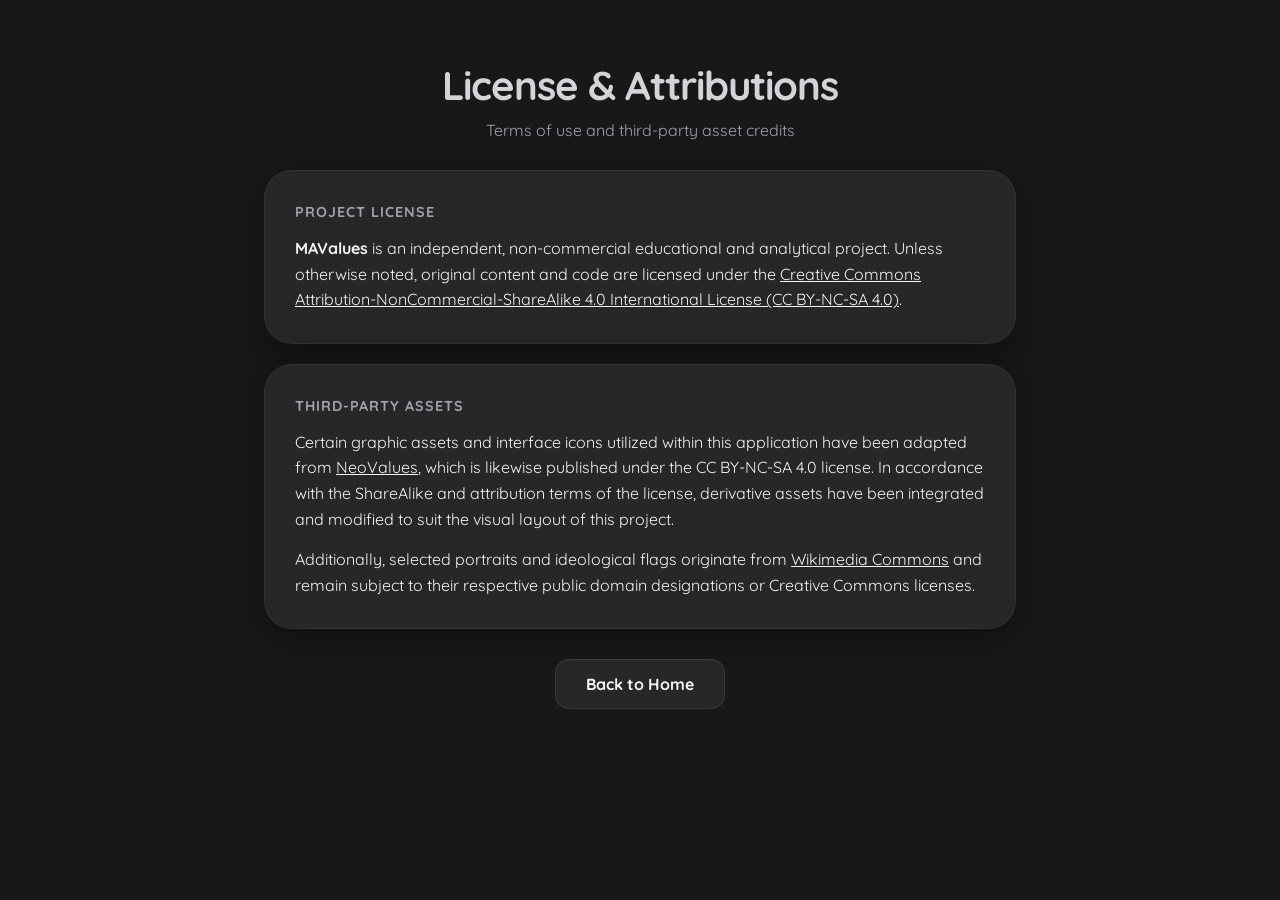
<file: notice.html>
<!DOCTYPE html>
<html lang="en">
<head>
    <meta charset="UTF-8">
    <meta name="viewport" content="width=device-width, initial-scale=1.0">
    <title>License & Attributions — MAValues</title>
    <style>
@import url('https://fonts.googleapis.com/css2?family=Quicksand:wght@300;500;700&display=swap');

:root {
    --bg-color: #18181b;
    --card-bg: #27272a;
    --text-primary: #f4f4f5;
    --text-dim: #a1a1aa;
    --accent-primary: #d4d4d8;
    --border-color: rgba(255, 255, 255, 0.08);
    --card-border: rgba(255, 255, 255, 0.05);
    --radius-lg: 28px;
    --radius-sm: 14px;
    --soft-shadow: 0 10px 40px rgba(0, 0, 0, 0.4);
    --hover-shadow: rgba(255, 255, 255, 0.1);
    --corner-fill: #f4f4f5;
    --corner-color: #18181b;
    --smooth-transition: all 0.35s cubic-bezier(0.23, 1, 0.32, 1);
}

[data-theme="light"] {
    --bg-color: #f4f4f6;
    --card-bg: #ffffff;
    --text-primary: #18181b;
    --text-dim: #71717a;
    --accent-primary: #27272a;
    --border-color: rgba(0, 0, 0, 0.09);
    --card-border: rgba(0, 0, 0, 0.06);
    --soft-shadow: 0 10px 30px rgba(0, 0, 0, 0.06);
    --hover-shadow: rgba(0, 0, 0, 0.12);
    --corner-fill: #18181b;
    --corner-color: #f4f4f6;
}

.theme-toggle-corner {
    position: fixed;
    top: 0;
    right: 0;
    width: 80px;
    height: 80px;
    border: 0;
    background: transparent;
    cursor: pointer;
    z-index: 9999;
    padding: 0;
    line-height: 0;
    clip-path: polygon(0 0, 100% 0, 100% 100%);
    outline: none;
    -webkit-tap-highlight-color: transparent;
    user-select: none;
}

.theme-toggle-corner:focus,
.theme-toggle-corner:focus-visible,
.theme-toggle-corner:active {
    outline: none;
    box-shadow: none;
}

.theme-toggle-corner svg {
    width: 100%;
    height: 100%;
    fill: var(--corner-fill);
    color: var(--corner-color);
    transition: var(--smooth-transition);
}

.theme-toggle-corner:hover svg {
    transform: scale(1.06);
}

.theme-toggle-corner .icon-sun,
.theme-toggle-corner .icon-moon {
    fill: none;
    stroke: currentColor;
    stroke-width: 2.2;
    stroke-linecap: round;
    stroke-linejoin: round;
}

.theme-toggle-corner .icon-sun {
    display: block;
}
.theme-toggle-corner .icon-moon {
    display: none;
}

[data-theme="light"] .theme-toggle-corner .icon-sun {
    display: none;
}
[data-theme="light"] .theme-toggle-corner .icon-moon {
    display: block;
}

body {
    margin: 0;
    padding: 0;
    min-height: 100vh;
    font-family: 'Quicksand', sans-serif;
    background-color: var(--bg-color);
    color: var(--text-primary);
    display: flex;
    flex-direction: column;
    align-items: center;
}

.main-container {
    width: 100%;
    max-width: 800px;
    min-height: 100vh;
    padding: 60px 24px;
    box-sizing: border-box;
    display: flex;
    flex-direction: column;
    align-items: center;
}

h1 {
    font-weight: 700;
    font-size: 2.5rem;
    margin: 0 0 10px;
    color: var(--accent-primary);
    letter-spacing: -1px;
    text-align: center;
}

.subtitle {
    color: var(--text-dim);
    font-size: 1rem;
    margin-bottom: 30px;
    text-align: center;
}

.card {
    background-color: var(--card-bg);
    border: 1px solid var(--card-border);
    border-radius: var(--radius-lg);
    box-shadow: var(--soft-shadow);
    padding: 30px;
    width: 100%;
    box-sizing: border-box;
    margin-bottom: 20px;
    line-height: 1.6;
}

h2 {
    font-size: 0.9rem;
    font-weight: 700;
    text-transform: uppercase;
    letter-spacing: 1px;
    color: var(--text-dim);
    margin-top: 0;
    margin-bottom: 12px;
}

p {
    margin: 0 0 15px;
    font-size: 1rem;
}

p:last-child {
    margin-bottom: 0;
}

a {
    color: var(--text-primary);
    text-decoration: underline;
}

.btn-back {
    margin-top: 10px;
    padding: 14px 30px;
    background-color: var(--card-bg);
    border: 1px solid var(--border-color);
    border-radius: var(--radius-sm);
    color: var(--text-primary);
    font-family: inherit;
    font-size: 1rem;
    font-weight: 700;
    cursor: pointer;
    transition: var(--smooth-transition);
}

.btn-back:hover {
    background-color: var(--text-primary);
    color: var(--bg-color);
    transform: translateY(-2px);
    box-shadow: 0 5px 15px var(--hover-shadow);
}
    </style>
</head>
<body>
    <!-- Theme Toggle Corner Button -->
    <button class="theme-toggle-corner" id="theme-toggle" aria-label="Toggle theme">
        <svg viewBox="0 0 24 24">
            <path class="icon-sun" d="M12 2v2m0 16v2M4.93 4.93l1.41 1.41m11.32 11.32l1.41 1.41M2 12h2m16 0h2M4.93 19.07l1.41-1.41m11.32-11.32l1.41-1.41M12 6a6 6 0 100 12 6 6 0 000-12z"></path>
            <path class="icon-moon" d="M21 12.79A9 9 0 1111.21 3 7 7 0 0021 12.79z"></path>
        </svg>
    </button>

    <div class="main-container">
        <h1>License & Attributions</h1>
        <div class="subtitle">Terms of use and third-party asset credits</div>

        <div class="card">
            <h2>Project License</h2>
            <p><strong>MAValues</strong> is an independent, non-commercial educational and analytical project. Unless otherwise noted, original content and code are licensed under the <a href="https://creativecommons.org/licenses/by-nc-sa/4.0/" target="_blank" rel="noopener noreferrer">Creative Commons Attribution-NonCommercial-ShareAlike 4.0 International License (CC BY-NC-SA 4.0)</a>.</p>
        </div>

        <div class="card">
            <h2>Third-Party Assets</h2>
            <p>Certain graphic assets and interface icons utilized within this application have been adapted from <a href="#" target="_blank" rel="noopener noreferrer">NeoValues</a>, which is likewise published under the CC BY-NC-SA 4.0 license. In accordance with the ShareAlike and attribution terms of the license, derivative assets have been integrated and modified to suit the visual layout of this project.</p>
            <p>Additionally, selected portraits and ideological flags originate from <a href="https://commons.wikimedia.org/" target="_blank" rel="noopener noreferrer">Wikimedia Commons</a> and remain subject to their respective public domain designations or Creative Commons licenses.</p>
        </div>

        <button class="btn-back" onclick="location.href='index.html'">Back to Home</button>
    </div>

    <script>
// Theme toggle script (shared with index.html)
(function () {
    const themeToggle = document.getElementById('theme-toggle');
    const htmlElement = document.documentElement;
    htmlElement.setAttribute('data-theme', localStorage.getItem('theme') || 'dark');
    if (themeToggle) themeToggle.addEventListener('click', () => {
        const next = htmlElement.getAttribute('data-theme') === 'dark' ? 'light' : 'dark';
        htmlElement.setAttribute('data-theme', next);
        localStorage.setItem('theme', next);
    });
})();
    </script>
</body>
</html>
</file>
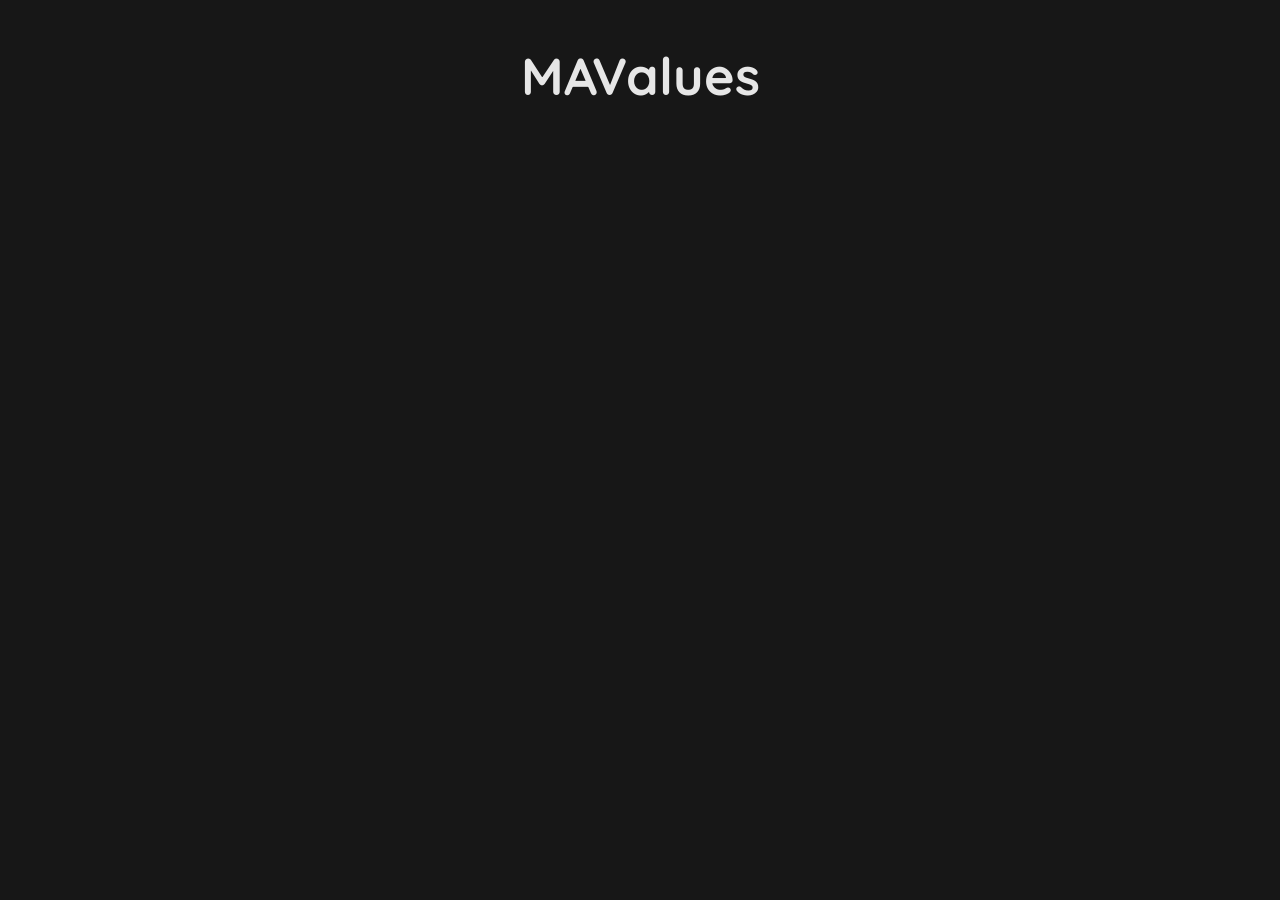
<file: results.html>
<!DOCTYPE html>
<html lang="en-US">
  <head>
    <meta charset=utf-8>
    <title>Results</title>
    <link rel="preconnect" href="https://fonts.googleapis.com">
    <link rel="preconnect" href="https://fonts.gstatic.com" crossorigin>
    <link href="https://fonts.googleapis.com/css2?family=Quicksand:wght@300..700&display=swap" rel="stylesheet">
    <link rel="stylesheet" href="style.css">
  </head>
  <body>
    <h2>MAValues</h2>
  </body>
</html>
</file>
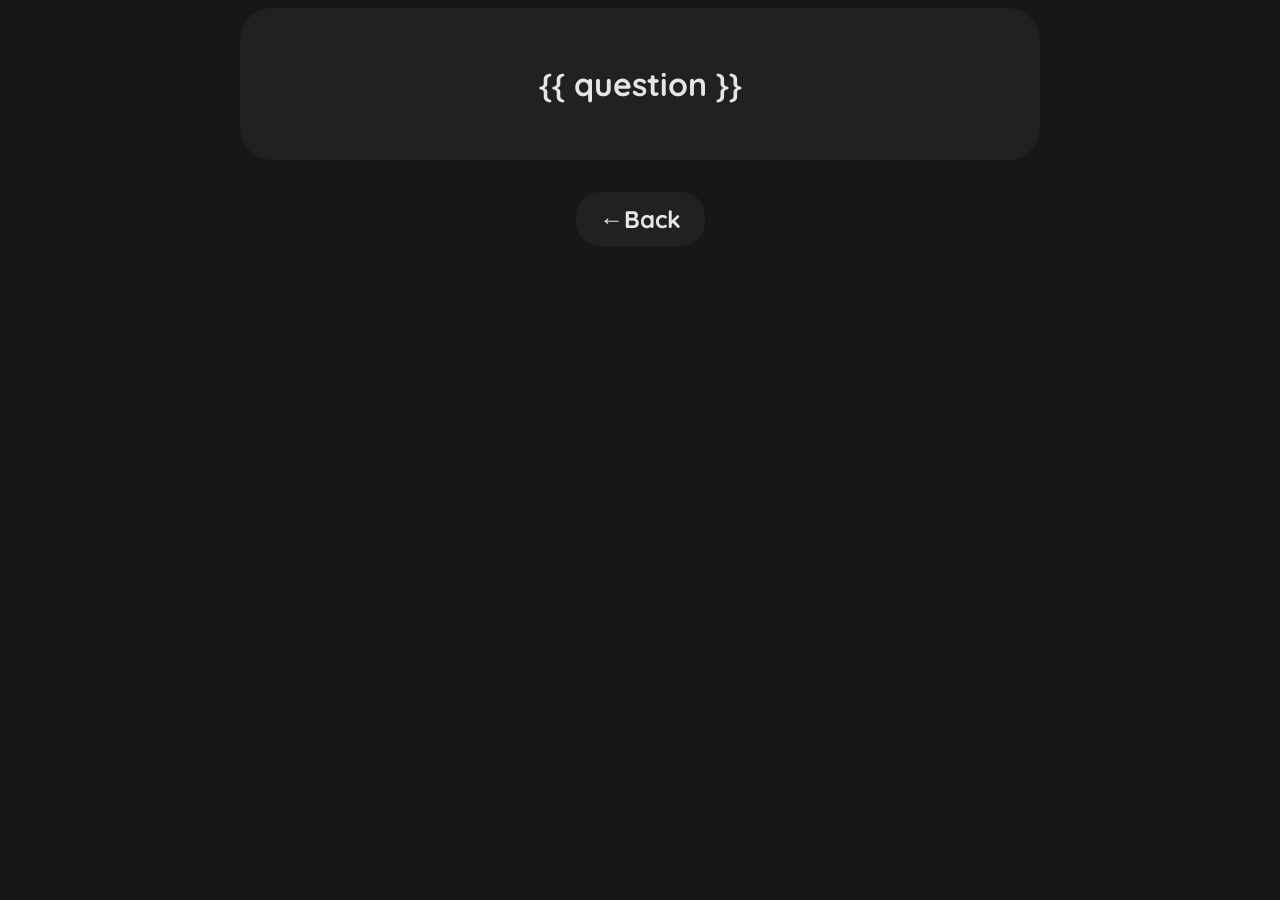
<file: test.html>
<!DOCTYPE html>
<html lang="en-US">
  <head>
    <meta charset=utf-8>
    <title>Quiz</title>
    <link rel="preconnect" href="https://fonts.googleapis.com">
    <link rel="preconnect" href="https://fonts.gstatic.com" crossorigin>
    <link href="https://fonts.googleapis.com/css2?family=Quicksand:wght@300..700&display=swap" rel="stylesheet">
    <link rel="stylesheet" href="style.css">
  </head>
  <body>
    <div class="question">
      {{ question }}
    </div>
      <button class="back" onclick="handleBack()">←Back</button>
    <script>
      function handleBack() {
        if (index > 0) {
          previousQuestion();
        } else {
          window.location.href = "index.html";
        }
      }
    </script>
  </body>
</html>
</file>
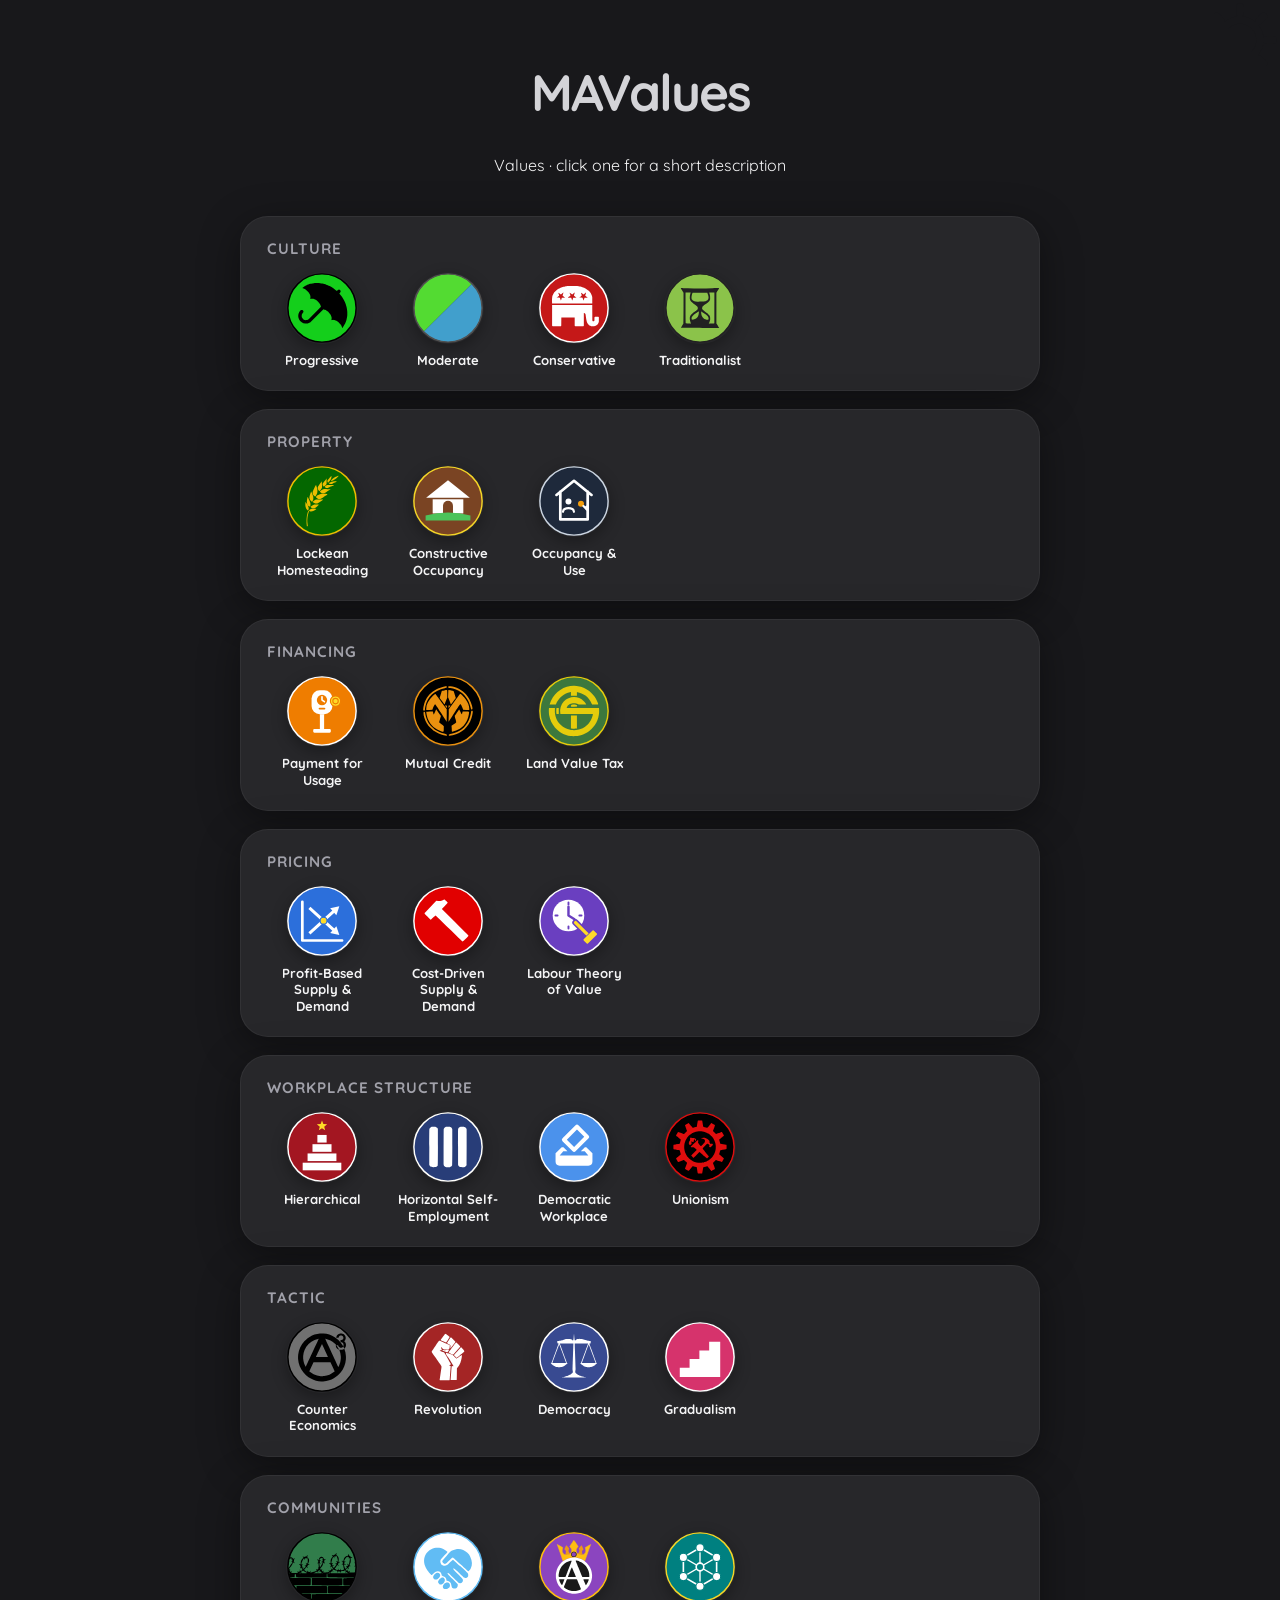
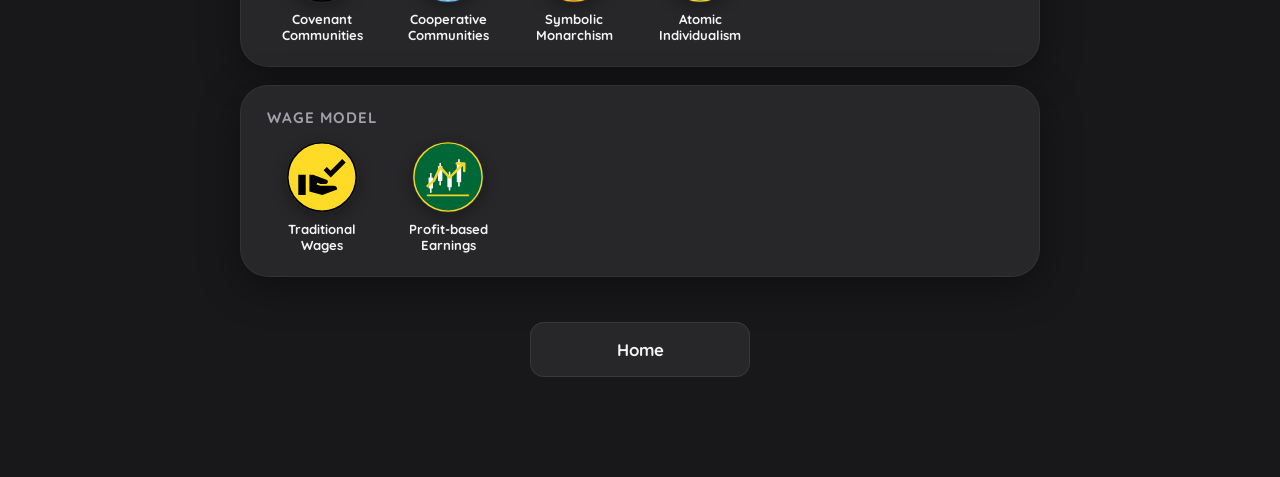
<file: values.html>
<!DOCTYPE html>
<html lang="en">
<head>
    <meta charset="UTF-8">
    <meta name="viewport" content="width=device-width, initial-scale=1.0">
    <title>MAValues - Values</title>
    <style>
@import url('https://fonts.googleapis.com/css2?family=Quicksand:wght@300;500;700&display=swap');

:root {
    --bg-color: #18181b;
    --card-bg: #27272a;
    --text-primary: #f4f4f5;
    --text-dim: #a1a1aa;
    --accent-primary: #d4d4d8;
    --accent-soft: #71717a;
    --border-color: rgba(255, 255, 255, 0.08);
    --card-border: rgba(255, 255, 255, 0.05);
    --radius-lg: 28px;
    --radius-sm: 14px;
    --soft-shadow: 0 10px 40px rgba(0, 0, 0, 0.4);
    --hover-shadow: rgba(255, 255, 255, 0.1);
    --corner-fill: #f4f4f5;
    --corner-color: #18181b;
    --smooth-transition: all 0.35s cubic-bezier(0.23, 1, 0.32, 1);
}

[data-theme="light"] {
    --bg-color: #f4f4f6;
    --card-bg: #ffffff;
    --text-primary: #18181b;
    --text-dim: #71717a;
    --accent-primary: #27272a;
    --accent-soft: #e4e4e7;
    --border-color: rgba(0, 0, 0, 0.09);
    --card-border: rgba(0, 0, 0, 0.06);
    --soft-shadow: 0 10px 30px rgba(0, 0, 0, 0.06);
    --hover-shadow: rgba(0, 0, 0, 0.12);
    --corner-fill: #18181b;
    --corner-color: #f4f4f6;
}

.theme-toggle-corner {
    position: fixed;
    top: 0;
    right: 0;
    width: 80px;
    height: 80px;
    border: 0;
    background: transparent;
    cursor: pointer;
    z-index: 9999;
    padding: 0;
    line-height: 0;
    clip-path: polygon(0 0, 100% 0, 100% 100%);
    outline: none;
    -webkit-tap-highlight-color: transparent;
    user-select: none;
}

.theme-toggle-corner:focus,
.theme-toggle-corner:focus-visible,
.theme-toggle-corner:active {
    outline: none;
    box-shadow: none;
}

.theme-toggle-corner svg {
    width: 100%;
    height: 100%;
    fill: var(--corner-fill);
    color: var(--corner-color);
    transition: var(--smooth-transition);
}

.theme-toggle-corner:hover svg {
    transform: scale(1.06);
}

.theme-toggle-corner .icon-sun,
.theme-toggle-corner .icon-moon {
    fill: none;
    stroke: currentColor;
    stroke-width: 2.2;
    stroke-linecap: round;
    stroke-linejoin: round;
}

.theme-toggle-corner .icon-sun {
    display: block;
}
.theme-toggle-corner .icon-moon {
    display: none;
}

[data-theme="light"] .theme-toggle-corner .icon-sun {
    display: none;
}
[data-theme="light"] .theme-toggle-corner .icon-moon {
    display: block;
}

body {
    margin: 0;
    padding: 0;
    min-height: 100vh;
    font-family: 'Quicksand', sans-serif;
    background-color: var(--bg-color);
    color: var(--text-primary);
    display: flex;
    flex-direction: column;
    align-items: center;
}

.main-container {
    width: 100%;
    max-width: 1200px;
    min-height: 100vh;
    padding: 60px 24px;
    box-sizing: border-box;
    display: flex;
    flex-direction: column;
    align-items: center;
}

.title-container {
    display: flex;
    align-items: center;
    gap: 10px;
    margin-bottom: 15px;
}

h1 {
    font-weight: 700;
    font-size: 3.2rem;
    margin: 0;
    color: var(--accent-primary);
    letter-spacing: -1.5px;
    text-align: center;
}

.question-container {
    min-height: 140px;
    margin-bottom: 20px;
    display: flex;
    align-items: center;
    justify-content: center;
    width: 100%;
}

#question {
    background-color: var(--card-bg);
    padding: 35px 50px;
    border-radius: var(--radius-lg);
    font-size: 1.4rem;
    font-weight: 500;
    line-height: 1.5;
    box-shadow: var(--soft-shadow);
    max-width: 800px;
    border: 1px solid var(--card-border);
    text-align: center;
}

button {
    padding: 16px 24px;
    background-color: var(--card-bg);
    border: 1px solid var(--border-color);
    border-radius: var(--radius-sm);
    color: var(--text-primary);
    font-family: inherit;
    font-size: 1.05rem;
    font-weight: 700;
    cursor: pointer;
    transition: var(--smooth-transition);
}

button:hover {
    background-color: var(--text-primary);
    color: var(--bg-color);
    transform: translateY(-2px);
    box-shadow: 0 5px 15px var(--hover-shadow);
}

.description-box {
    background-color: var(--card-bg);
    padding: 24px 30px;
    border-radius: var(--radius-lg);
    text-align: center;
    line-height: 1.7;
    border: 1px solid var(--card-border);
    width: 100%;
    max-width: 800px;
    box-sizing: border-box;
    align-self: center;
    margin-bottom: 30px;
    box-shadow: var(--soft-shadow);
    font-size: 1.1rem;
}

#buttons {
    display: flex;
    flex-direction: column;
    gap: 12px;
    width: 100%;
    max-width: 480px;
    margin-top: 10px;
    margin-bottom: 50px;
}

.button-container {
    display: flex;
    flex-direction: column;
    align-items: center;
    gap: 15px;
    margin-top: 20px;
    margin-bottom: 40px;
    width: 100%;
}

.button-container button {
    width: auto;
    min-width: 220px;
    max-width: 400px;
    text-align: center;
}

.main-results-wrapper {
    display: flex;
    flex-direction: column;
    align-items: center;
    justify-content: center;
    width: 100%;
    padding: 20px 0;
}

#results-container {
    display: grid;
    grid-template-columns: repeat(3, 140px);
    justify-content: center;
    gap: 24px 30px;
    margin-top: 20px;
    margin-bottom: 35px;
    width: 100%;
    box-sizing: border-box;
}

.result-item {
    display: flex;
    flex-direction: column;
    align-items: center;
    justify-content: flex-start;
    width: 140px;
    box-sizing: border-box;
    transition: var(--smooth-transition);
}

.result-icon {
    width: 85px;
    height: 85px;
    border-radius: 50%;
    margin-bottom: 12px;
    box-shadow: 0 5px 15px rgba(0, 0, 0, 0.3);
    transition: var(--smooth-transition);
}

.result-item:hover .result-icon {
    transform: scale(1.08);
}

.result-text {
    font-size: 0.82rem;
    font-weight: 700;
    line-height: 1.25;
    color: var(--text-dim);
    text-transform: uppercase;
    text-align: center;
    width: 100%;
    margin: 0;
}

.label-bubble {
    display: inline-block;
    padding: 14px 40px;
    border-radius: 50px;
    font-weight: 700;
    font-size: 1.8rem;
    color: #ffffff;
    margin: 15px 0;
    box-shadow: 0 4px 20px rgba(0, 0, 0, 0.3);
    text-align: center;
}

.result-header-text {
    font-size: 1.1rem;
    color: var(--text-dim);
    font-weight: 700;
    margin-top: 15px;
    text-transform: uppercase;
    letter-spacing: 1px;
}

@media (max-width: 800px) {
    #results-container {
        grid-template-columns: repeat(3, minmax(0, 1fr));
        gap: 20px 10px;
        max-width: 420px;
    }
    .result-item {
        width: 100% !important;
        max-width: 105px;
    }
    .result-icon {
        width: 70px;
        height: 70px;
    }
    .result-text {
        font-size: 0.68rem;
    }
    h1 {
        font-size: 2.3rem;
    }
}

/* ---------- MAValues additions ---------- */
.brand {
    letter-spacing: -2px;
}

.results-heading {
    font-weight: 700;
    font-size: 1.6rem;
    margin: 0 0 6px;
    color: var(--text-primary);
    text-align: center;
}

.result-item,
.label-bubble,
.bar-row,
.chip {
    cursor: pointer;
}

.result-text {
    text-transform: none;
    font-size: 0.9rem;
    color: var(--text-primary);
}

.bars {
    width: 100%;
    max-width: 320px;
    margin: 0 auto;
}

.bar-row {
    margin: 8px 0;
    text-align: left;
}

.bar-label {
    display: flex;
    justify-content: space-between;
    font-size: 0.85rem;
    color: var(--text-primary);
}

.bar-track {
    height: 6px;
    border-radius: 3px;
    background: rgba(128, 128, 128, 0.25);
    overflow: hidden;
}

.bar-fill {
    height: 100%;
}

/* Values / Ideologies screens */
.catalog {
    width: 100%;
    max-width: 800px;
    display: flex;
    flex-direction: column;
    gap: 18px;
    margin: 25px 0;
}

.catalog-card {
    background-color: var(--card-bg);
    border: 1px solid var(--card-border);
    border-radius: var(--radius-lg);
    box-shadow: var(--soft-shadow);
    padding: 22px 26px;
}

.catalog-title {
    font-size: 0.95rem;
    font-weight: 700;
    text-transform: uppercase;
    letter-spacing: 1px;
    color: var(--text-dim);
    margin-bottom: 14px;
}

.group-title {
    background: transparent;
    border-width: 2px;
    border-style: solid;
    color: var(--text-primary);
    padding: 8px 18px;
    border-radius: 50px;
    font-size: 1rem;
}

.chip-row {
    display: flex;
    flex-wrap: wrap;
    gap: 10px;
}

.chip {
    padding: 10px 18px;
    font-size: 0.95rem;
    border-radius: 50px;
}

/* Popup menu */
.info-overlay {
    position: fixed;
    inset: 0;
    background: rgba(0, 0, 0, 0.45);
    display: flex;
    align-items: center;
    justify-content: center;
    z-index: 10000;
    padding: 20px;
    box-sizing: border-box;
}

.info-menu {
    position: relative;
    background-color: var(--card-bg);
    color: var(--text-primary);
    border: 1px solid var(--card-border);
    border-radius: var(--radius-lg);
    box-shadow: var(--soft-shadow);
    width: 100%;
    max-width: 380px;
    padding: 26px 26px 22px;
    box-sizing: border-box;
    overflow: hidden;
    text-align: left;
}

.info-bar {
    position: absolute;
    top: 0;
    left: 0;
    right: 0;
    height: 6px;
}

.info-close {
    position: absolute;
    top: 12px;
    right: 12px;
    padding: 0;
    width: 32px;
    height: 32px;
    border-radius: 50%;
    font-size: 1.3rem;
    line-height: 1;
}

.info-title {
    font-size: 1.3rem;
    font-weight: 700;
    padding-right: 34px;
}

.info-sub {
    font-size: 0.75rem;
    font-weight: 700;
    text-transform: uppercase;
    letter-spacing: 1px;
    color: var(--text-dim);
    margin-top: 4px;
}

.info-desc {
    font-size: 1rem;
    line-height: 1.6;
    margin: 14px 0 0;
}

@media (max-width: 800px) {
    .result-text { font-size: 0.75rem; }
}

/* Symbol in the value popup */
.info-symbols {
    display: flex;
    justify-content: center;
    margin: 16px 0 4px;
}
.info-symbol {
    width: 96px;
    height: 96px;
    object-fit: contain;
}


/* ---------- Added: agree/disagree colours, back button ---------- */
#buttons .btn-agree {
    background-color: rgba(74, 163, 112, 0.16);
    border-color: rgba(74, 163, 112, 0.45);
}
#buttons .btn-agree:hover {
    background-color: rgba(74, 163, 112, 0.45);
    border-color: rgba(74, 163, 112, 0.8);
    color: var(--text-primary);
    box-shadow: 0 5px 15px rgba(74, 163, 112, 0.25);
}
#buttons .btn-disagree {
    background-color: rgba(212, 90, 90, 0.16);
    border-color: rgba(212, 90, 90, 0.45);
}
#buttons .btn-disagree:hover {
    background-color: rgba(212, 90, 90, 0.45);
    border-color: rgba(212, 90, 90, 0.8);
    color: var(--text-primary);
    box-shadow: 0 5px 15px rgba(212, 90, 90, 0.25);
}
.back-wrap {
    margin-top: -20px;
    margin-bottom: 40px;
}
.back-btn {
    padding: 10px 22px;
    font-size: 0.95rem;
    background: transparent;
    color: var(--text-dim);
}

/* ---------- Added: value tiles (values.html) ---------- */
.tile-row {
    display: flex;
    flex-wrap: wrap;
    gap: 22px 16px;
}
.value-tile {
    display: flex;
    flex-direction: column;
    align-items: center;
    width: 110px;
    cursor: pointer;
    transition: var(--smooth-transition);
}
.value-tile .result-icon {
    width: 72px;
    height: 72px;
    margin-bottom: 8px;
}
.value-tile:hover .result-icon {
    transform: scale(1.08);
}
.value-tile .result-text {
    font-size: 0.82rem;
}

/* ---------- Added: closest matches box (results.html) ---------- */
.match-box {
    position: relative;
    width: 100%;
    max-width: 420px;
    margin: 12px auto 30px;
    background-color: color-mix(in srgb, var(--card-bg) 70%, var(--bg-color));
    border: 1px solid var(--card-border);
    border-radius: var(--radius-lg);
    overflow: hidden;
    box-sizing: border-box;
}
.match-strip {
    position: absolute;
    left: 0;
    top: 0;
    bottom: 0;
    width: 5px;
    display: flex;
    flex-direction: column;
}
.match-strip span { flex: 1; }
.match-half {
    display: flex;
    align-items: center;
    gap: 14px;
    padding: 16px 16px 16px 24px;
}
.match-divider {
    height: 1px;
    background: var(--border-color);
}
.match-img {
    width: 66px;
    height: 44px;
    object-fit: cover;
    border-radius: 8px;
    flex-shrink: 0;
}
.match-img.match-person-img {
    width: 44px;
    border-radius: 50%;
    margin: 0 11px;
}
.match-info {
    flex: 1;
    min-width: 0;
    cursor: pointer;
    text-align: left;
}
.match-label {
    font-size: 0.7rem;
    font-weight: 700;
    letter-spacing: 1px;
    text-transform: uppercase;
    color: var(--text-dim);
}
.match-name {
    font-size: 1.1rem;
    font-weight: 700;
    line-height: 1.25;
}
.match-pct {
    font-size: 0.85rem;
    color: var(--text-dim);
}
.match-next {
    width: 34px;
    height: 34px;
    padding: 0;
    flex-shrink: 0;
    border-radius: 50%;
    display: flex;
    align-items: center;
    justify-content: center;
}
.match-next svg {
    width: 16px;
    height: 16px;
    fill: none;
    stroke: currentColor;
    stroke-width: 2.5;
    stroke-linecap: round;
    stroke-linejoin: round;
}

/* ---------- Added: flag in popup ---------- */
.info-flag {
    width: 150px;
    height: 100px;
    object-fit: cover;
    border-radius: 12px;
}
.info-flag.info-person {
    width: 96px;
    height: 96px;
    border-radius: 50%;
}

</style>
</head>
<body>

    <!-- Theme Toggle Corner Button -->
    <button class="theme-toggle-corner" id="theme-toggle" aria-label="Toggle theme">
        <svg viewBox="0 0 24 24">
            <path class="icon-sun" d="M12 2v2m0 16v2M4.93 4.93l1.41 1.41m11.32 11.32l1.41 1.41M2 12h2m16 0h2M4.93 19.07l1.41-1.41m11.32-11.32l1.41-1.41M12 6a6 6 0 100 12 6 6 0 000-12z"></path>
            <path class="icon-moon" d="M21 12.79A9 9 0 1111.21 3 7 7 0 0021 12.79z"></path>
        </svg>
    </button>

    <div class="main-container">
        <div class="title-container"><h1 class="brand">MAValues</h1></div>
        <p class="version-text">Values &middot; click one for a short description</p>
        <div class="catalog" id="catalog"></div>
        <div class="button-container">
            <button onclick="location.href='index.html'">Home</button>
        </div>
    </div>

    <script>

// ======================================================================
// MAValues shared data: categories, values, ideologies, people, popup menu
// ======================================================================

const categoryNames = {
    culture: "Culture", property: "Property", financing: "Financing", pricing: "Pricing",
    workplace: "Workplace Structure", tactic: "Tactic", communities: "Communities", wage: "Wage Model", focus: "Focus"
};

// Categories and their values + short descriptions
const categoryValues = {
    culture: [
        { name: "Progressive", desc: "Society should keep moving forward and leave outdated traditions behind in favour of greater liberty." },
        { name: "Moderate", desc: "Progress is welcome, but cultural bonds and inherited customs still matter and should be preserved." },
        { name: "Conservative", desc: "Social change should be slowed or resisted; tradition and established norms are worth defending." },
        { name: "Traditionalist", desc: "Society should return to the lifestyle and values of our ancestors." }
    ],
    property: [
        { name: "Lockean Homesteading", desc: "Property is land you homestead or buy, and it remains yours until you voluntarily transfer ownership of it, even if you stop using it." },
        { name: "Constructive Occupancy", desc: "Property is land you live in, use or actively finance and maintain; if you abandon it, anyone else can rehomestead it." },
        { name: "Occupancy & Use", desc: "There is no private property, only possession of what you actively live in or use; if you stop using it yourself, anyone else can rehomestead it." }
    ],
    financing: [
        { name: "Payment for Usage", desc: "Public property is financed by its users: you directly or indirectly pay a price set by the property owner for everything you use." },
        { name: "Mutual Credit", desc: "Public property is financed from a mutual community bank based on voluntary donations." },
        { name: "Land Value Tax", desc: "Public property is financed by a Land Value Tax on unimproved property." }
    ],
    pricing: [
        { name: "Profit-Based Supply & Demand", desc: "Prices are set by consumers and sellers competing with each other through supply and demand." },
        { name: "Cost-Driven Supply & Demand", desc: "In an absolutely free market prices correspond to the cost of production and labour, leaving little to no space for profit, while still relying on supply and demand." },
        { name: "Labour Theory of Value", desc: "Prices should be based on the time of production and the labour needed to produce the product." }
    ],
    workplace: [
        { name: "Hierarchical", desc: "Hierarchies stay intact: business owners have full control over all of their workers." },
        { name: "Horizontal Self-Employment", desc: "The workplace becomes heterarchical, with workers deciding together about decisions in their own area." },
        { name: "Democratic Workplace", desc: "The workplace becomes heterarchical, with workers democratically deciding over important decisions." },
        { name: "Unionism", desc: "Hierarchies stay intact, with worker unions making compromises with company owners over important decisions." }
    ],
    tactic: [
        { name: "Counter Economics", desc: "Starve the state by trading in the black and grey market and ignoring its rules and taxes." },
        { name: "Revolution", desc: "The state must be overthrown directly through a revolution rather than slowly starved or reformed." },
        { name: "Democracy", desc: "Use the already existing democratic foundations to gain popularity and reach the ideal system." },
        { name: "Gradualism", desc: "Form voluntary communities based on mutual aid that outperform the state in efficiency and eventually replace it." }
    ],
    communities: [
        { name: "Covenant Communities", desc: "Communities of people with similar culture and interests, each living on their own property within the settlement." },
        { name: "Cooperative Communities", desc: "Communities built around the mutual ownership and financing of public property." },
        { name: "Symbolic Monarchism", desc: "A loyal community with a symbolic and voluntary king or queen who preserves the culture and cares for the people." },
        { name: "Atomic Individualism", desc: "Everyone lives on their own property and interferes with others only when needed." }
    ],
    wage: [
        { name: "Traditional Wages", desc: "Workers receive a set monthly or yearly wage." },
        { name: "Profit-based Earnings", desc: "Workers' pay is based on the profit of their company and their role in the company." }
    ]
};

// Focus options (NOT one of the values used for ideology matching)
const focusDescriptions = {
    "No Focus": "Living under a free market and having success.",
    "Egoism": "There is no duty or morality; everyone should do whatever they feel is right, with no universal right and wrong.",
    "Anarcho-Frontierism": "Leaving Earth and settling as far from civilization as possible for maximum individual freedom.",
    "Pink Capitalism": "Absolute worldwide LGBTQ rights and culture incorporated into Capitalism."
};

// Quick lookup: value name -> description
const valueDescriptions = {};
for (const k in categoryValues) categoryValues[k].forEach(v => valueDescriptions[v.name] = v.desc);

// Ideologies. A profile value can be an array = several acceptable positions.
// An ideology with a "focus" is only reachable when the person's Focus matches it (and their values fit too).
const ideologies = [
    { name: "Rothbardianism", color: "#3b82f6", group: "Anarcho Capitalism",
      desc: "Anarcho-capitalism in the tradition of Murray Rothbard: natural-law property rights, strict Lockean homesteading, and private firms in a fully free market.",
      profile: { property: "Lockean Homesteading", financing: "Payment for Usage", pricing: "Profit-Based Supply & Demand", workplace: "Hierarchical", tactic: "Counter Economics", communities: ["Covenant Communities", "Atomic Individualism"], wage: "Traditional Wages" } },
    { name: "Hoppeanism", color: "#8b5cf6", group: "Anarcho Capitalism",
      desc: "Anarcho-capitalism in the tradition of Hans-Hermann Hoppe: private property with a strongly traditionalist view of culture and social order.",
      profile: { culture: "Traditionalist", property: "Lockean Homesteading", financing: "Payment for Usage", pricing: "Profit-Based Supply & Demand", workplace: "Hierarchical", tactic: "Counter Economics", communities: "Covenant Communities", wage: "Traditional Wages" } },
    { name: "Left-Rothbardianism", color: "#ef4444", group: "Left-Wing Market Anarchism",
      desc: "Keeps Rothbardian homesteading and market exchange but pairs them with progressive culture and independent, self-managed work.",
      profile: { culture: "Progressive", property: ["Lockean Homesteading", "Constructive Occupancy"], financing: ["Payment for Usage", "Mutual Credit"], pricing: ["Profit-Based Supply & Demand", "Cost-Driven Supply & Demand"], workplace: "Horizontal Self-Employment", tactic: ["Counter Economics", "Gradualism"], communities: ["Atomic Individualism", "Cooperative Communities"], wage: "Profit-based Earnings" } },
    { name: "Mutualism", color: "#14b8a6", group: "Left-Wing Market Anarchism",
      desc: "Market anarchism built on occupancy-and-use property, worker associations and the idea that prices should reflect the labour put into goods.",
      profile: { property: "Occupancy & Use", financing: "Mutual Credit", pricing: "Labour Theory of Value", workplace: ["Democratic Workplace", "Unionism"], tactic: ["Gradualism", "Democracy"], communities: "Cooperative Communities", wage: "Profit-based Earnings" } },
    { name: "Geoanarchism", color: "#f59e0b", group: "Left-Wing Market Anarchism", required: ["financing"],
      desc: "Market anarchism that treats land as a common inheritance and finances public property through a land value tax, as in Georgism.",
      profile: { property: ["Constructive Occupancy", "Lockean Homesteading"], financing: "Land Value Tax", pricing: ["Profit-Based Supply & Demand", "Cost-Driven Supply & Demand"] } },
    { name: "Agorism", color: "#ec4899", group: "Tactical",
      desc: "A strategy-first ideology: build a stateless society through counter-economics, trading on the black market until the state is starved.",
      profile: { property: "Occupancy & Use", financing: "Payment for Usage", pricing: "Profit-Based Supply & Demand", workplace: "Horizontal Self-Employment", tactic: "Counter Economics", communities: "Atomic Individualism" } },
    { name: "Anarcho-Monarchism", color: "#b45309", group: "Anarcho Capitalism", required: ["communities"],
      desc: "Stateless society in which a loyal community keeps a symbolic and voluntary king or queen to preserve its culture and care for its people.",
      profile: { culture: ["Traditionalist", "Conservative"], property: "Lockean Homesteading", financing: "Payment for Usage", pricing: "Profit-Based Supply & Demand", workplace: "Hierarchical", tactic: ["Counter Economics", "Gradualism"], communities: "Symbolic Monarchism", wage: "Traditional Wages" } },
    { name: "Anarcho-Frontierism", color: "#06b6d4", group: "Focus-Based", focus: "Anarcho-Frontierism",
      desc: "Leave Earth and settle as far from civilization as possible for maximum individual freedom. Reached through the Anarcho-Frontierism focus, when your values fit too.",
      profile: { property: "Lockean Homesteading", financing: "Payment for Usage", pricing: "Profit-Based Supply & Demand", tactic: "Counter Economics", communities: "Atomic Individualism" } },
    { name: "Egoism", color: "#84cc16", group: "Focus-Based", focus: "Egoism",
      desc: "There is no duty or morality; everyone should do whatever they feel is right, with no universal right and wrong. Reached through the Egoism focus, when your values fit too.",
      profile: { property: "Lockean Homesteading", financing: "Payment for Usage", pricing: "Profit-Based Supply & Demand", tactic: "Counter Economics", communities: "Atomic Individualism" } },
    { name: "Pink Capitalism", color: "#f472b6", group: "Focus-Based", focus: "Pink Capitalism",
      desc: "Absolute worldwide LGBTQ rights and culture incorporated into Capitalism. Reached through the Pink Capitalism focus, when your values fit too.",
      profile: { culture: "Progressive", property: "Lockean Homesteading", financing: "Payment for Usage", pricing: "Profit-Based Supply & Demand", tactic: "Counter Economics", communities: "Atomic Individualism" } }
];

// Closest non-anarchist ideology (shown separately in the results)
const nonAnarchistIdeologies = [
    { name: "Minarchism", color: "#64748b", group: "Non-Anarchist",
      desc: "Keeps a minimal state limited to protecting rights (police, courts, defence) and leaves everything else to the free market.",
      profile: { property: "Lockean Homesteading", financing: "Payment for Usage", pricing: "Profit-Based Supply & Demand", tactic: "Democracy" } },
    { name: "Geolibertarianism", color: "#eab308", group: "Non-Anarchist", required: ["financing"],
      desc: "Free markets combined with a state that funds itself through a land value tax, treating natural land as a common inheritance.",
      profile: { property: ["Constructive Occupancy", "Lockean Homesteading"], financing: "Land Value Tax", pricing: "Profit-Based Supply & Demand", tactic: "Democracy" } },
    { name: "Market Minarcho-Socialism", color: "#fb7185", group: "Non-Anarchist",
      desc: "Keeps markets and prices but puts firms under worker or social ownership, usually inside a state.",
      profile: { property: "Occupancy & Use", financing: "Mutual Credit", pricing: ["Labour Theory of Value", "Cost-Driven Supply & Demand"], workplace: ["Democratic Workplace", "Unionism"], tactic: "Democracy", communities: "Cooperative Communities", wage: "Profit-based Earnings" } },
    { name: "Objectivism", color: "#38bdf8", group: "Non-Anarchist",
      desc: "Rational self-interest and laissez-faire capitalism, with a minimal state limited to protecting individual rights.",
      profile: { property: "Lockean Homesteading", financing: "Payment for Usage", pricing: "Profit-Based Supply & Demand", workplace: "Hierarchical", tactic: "Democracy", wage: "Traditional Wages" } },
    { name: "Libertarian Monarchism", color: "#c2410c", group: "Non-Anarchist", required: ["communities"],
      desc: "Free-market libertarianism combined with a symbolic and voluntary monarchy that preserves the culture and cares for the people.",
      profile: { culture: ["Traditionalist", "Conservative"], property: "Lockean Homesteading", financing: "Payment for Usage", pricing: "Profit-Based Supply & Demand", workplace: "Hierarchical", tactic: "Democracy", communities: "Symbolic Monarchism", wage: "Traditional Wages" } }
];

// The ideology groups shown on the Ideologies screen
const ideologyGroups = [
    { name: "Anarcho Capitalism", color: "#3b82f6",
      desc: "Stateless society organised around private property, full capitalism and voluntary exchange, with hierarchical firms seen as legitimate." },
    { name: "Left-Wing Market Anarchism", color: "#ef4444",
      desc: "Markets without a state, combined with a critique of today's capitalism, concern for equality, and more worker-friendly and land-friendly property norms." },
    { name: "Tactical", color: "#ec4899",
      desc: "Ideologies defined mainly by how to reach a free society (the strategy) rather than by a particular property or workplace system." },
    { name: "Non-Anarchist", color: "#64748b",
      desc: "Ideologies that keep a state in some form, such as a minimal or democratic one, instead of abolishing it." },
    { name: "Focus-Based", color: "#84cc16",
      desc: "Ideologies defined mainly by the individual's main focus (Egoism or Anarcho-Frontierism) rather than by a particular economic system." }
];

// People shown in results
const people = [
    { name: "Hans-Hermann Hoppe", color: "#8b5cf6",
      desc: "Austrian-school economist and philosopher; anarcho-capitalist known for his argumentation ethics and traditionalist social views.",
      profile: { culture: "Traditionalist", property: "Lockean Homesteading", financing: "Payment for Usage", pricing: "Profit-Based Supply & Demand", workplace: "Hierarchical", tactic: "Counter Economics", communities: "Covenant Communities", wage: "Traditional Wages" } },
    { name: "Murray Rothbard", color: "#3b82f6",
      desc: "Economist and political theorist who founded modern anarcho-capitalism, combining Austrian economics with natural-rights property theory.",
      profile: { culture: "Moderate", property: "Lockean Homesteading", financing: "Payment for Usage", pricing: "Profit-Based Supply & Demand", workplace: "Hierarchical", tactic: ["Democracy", "Counter Economics"], communities: ["Covenant Communities", "Atomic Individualism"], wage: "Traditional Wages" } },
    { name: "Samuel Edward Konkin III", color: "#ec4899",
      desc: "Founder of agorism and the theory of counter-economics as a path to a stateless society (often known as SEK3).",
      profile: { culture: "Progressive", property: "Lockean Homesteading", financing: "Payment for Usage", pricing: "Profit-Based Supply & Demand", workplace: "Horizontal Self-Employment", tactic: "Counter Economics", communities: "Atomic Individualism", wage: ["Traditional Wages", "Profit-based Earnings"] } },
    { name: "Pierre-Joseph Proudhon", color: "#14b8a6",
      desc: "The first self-declared anarchist and father of mutualism, famous for \"property is theft\" and for worker associations.",
      profile: { culture: "Conservative", property: "Occupancy & Use", financing: "Mutual Credit", pricing: "Labour Theory of Value", workplace: ["Democratic Workplace", "Unionism"], tactic: ["Democracy", "Gradualism"], communities: "Cooperative Communities", wage: "Profit-based Earnings" } },
    { name: "Benjamin Tucker", color: "#f59e0b",
      desc: "American individualist anarchist and editor of Liberty; defended mutual banking, the labour theory of value and the \"cost the limit of price\" principle.",
      profile: { culture: "Moderate", property: "Occupancy & Use", financing: "Mutual Credit", pricing: ["Labour Theory of Value", "Cost-Driven Supply & Demand"], workplace: "Horizontal Self-Employment", tactic: "Counter Economics", communities: "Cooperative Communities", wage: "Traditional Wages" } }
];

// ---------------- Value symbols, ideology flags, placeholders ----------------
// Values without their own symbol use pictures/placeholder.svg
const valueSymbols = {
    "Progressive": "progressive", "Moderate": "moderate", "Conservative": "conservative", "Traditionalist": "traditionalist",
    "Lockean Homesteading": "lockean homesteading", "Constructive Occupancy": "constructive occupancy", "Occupancy & Use": "occupancy and use",
    "Payment for Usage": "payment for usage", "Mutual Credit": "mutual credit", "Land Value Tax": "land-value-tax",
    "Profit-Based Supply & Demand": "Profit Based Supply and Demand", "Cost-Driven Supply & Demand": "cost driven supply and demand", "Labour Theory of Value": "labour theory of value",
    "Hierarchical": "hierarchial", "Horizontal Self-Employment": "horizontal self employment", "Democratic Workplace": "democratic workplace", "Unionism": "unionism",
    "Counter Economics": "counter economics", "Revolution": "revolution", "Democracy": "democracy", "Gradualism": "gradualism",
    "Covenant Communities": "covenant communities", "Cooperative Communities": "cooperative communities", "Symbolic Monarchism": "symbolic monarchism", "Atomic Individualism": "atomic Individualism",
    "Traditional Wages": "traditional wages", "Profit-based Earnings": "profit based wages"
};
const symbolSrc = name => encodeURI("pictures/" + (valueSymbols[name] || "placeholder") + ".svg");

// Flags live in the ideologies folder; ideologies without a flag use the placeholder flag below
const ideologyFlags = {
    "Rothbardianism": "rothbardianism.png", "Hoppeanism": "hoppeanism.png",
    "Left-Rothbardianism": "left rothbardianism.jpg", "Mutualism": "mutualism.jpg",
    "Geoanarchism": "geoanarchism.png", "Agorism": "agorism.png",
    "Anarcho-Frontierism": "an-frontierism.png", "Egoism": "egoism.webp",
    "Minarchism": "minarchism.png", "Geolibertarianism": "geolibertarianism.png",
    "Market Minarcho-Socialism": "market minarcho-socialism.svg",
    "Anarcho-Monarchism": "anarcho monarchism.png", "Pink Capitalism": "pink capitalism.svg",
    "Objectivism": "objectivism.png", "Libertarian Monarchism": "libertarian monarchism.png"
};

// Placeholder flag: dark gray "?" on black background (same style as the placeholder portrait)
const flagPlaceholder = "data:image/svg+xml;utf8," + encodeURIComponent(
    '<svg xmlns="http://www.w3.org/2000/svg" viewBox="0 0 60 40"><rect width="60" height="40" fill="#000"/>' +
    '<text x="30" y="30" text-anchor="middle" font-family="Arial, Helvetica, sans-serif" font-size="30" font-weight="bold" fill="#3f3f46">?</text></svg>');
const flagSrc = name => ideologyFlags[name] ? encodeURI("ideologies/" + ideologyFlags[name]) : flagPlaceholder;

// Placeholder portrait: dark gray head on black background
const personPlaceholder = "data:image/svg+xml;utf8," + encodeURIComponent(
    '<svg xmlns="http://www.w3.org/2000/svg" viewBox="0 0 64 64"><rect width="64" height="64" fill="#000"/>' +
    '<circle cx="32" cy="25" r="11" fill="#3f3f46"/>' +
    '<path d="M10 64c0-14 10-22 22-22s22 8 22 22z" fill="#3f3f46"/></svg>');

// Portraits live in the personalities folder; anyone without a portrait uses the placeholder above
const personImages = {
    "Hans-Hermann Hoppe": "hoppe.jpg", "Murray Rothbard": "rothbard.jpg",
    "Samuel Edward Konkin III": "konkin.jpg", "Pierre-Joseph Proudhon": "proudhon.jpg",
    "Benjamin Tucker": "tucker.jpg"
};
const personSrc = name => personImages[name] ? encodeURI("personalities/" + personImages[name]) : personPlaceholder;

// ---------------- Popup menu (click a value / ideology / person) ----------------
function openInfo(title, subtitle, desc, color, symbolsHTML) {
    closeInfo();
    const overlay = document.createElement('div');
    overlay.className = 'info-overlay';
    overlay.id = 'info-overlay';
    overlay.innerHTML = `
        <div class="info-menu" role="dialog" aria-modal="true">
            <div class="info-bar" style="background:${color || 'var(--accent-soft)'}"></div>
            <button class="info-close" aria-label="Close">&times;</button>
            <div class="info-title"></div>
            ${subtitle ? '<div class="info-sub"></div>' : ''}
            ${symbolsHTML || ''}
            <p class="info-desc"></p>
        </div>`;
    overlay.querySelector('.info-title').textContent = title;
    if (subtitle) overlay.querySelector('.info-sub').textContent = subtitle;
    overlay.querySelector('.info-desc').textContent = desc;
    overlay.addEventListener('click', e => { if (e.target === overlay) closeInfo(); });
    overlay.querySelector('.info-close').addEventListener('click', closeInfo);
    document.body.appendChild(overlay);
}
function closeInfo() {
    const o = document.getElementById('info-overlay');
    if (o) o.remove();
}
document.addEventListener('keydown', e => { if (e.key === 'Escape') closeInfo(); });

const openValueInfo = (name, catKey) => openInfo(
    name,
    catKey ? categoryNames[catKey] : "Value",
    valueDescriptions[name] || "",
    null,
    valueSymbols[name] ? `<div class="info-symbols"><img class="info-symbol" src="${symbolSrc(name)}" alt=""></div>` : ""
);
const openIdeologyInfo = name => {
    const i = ideologies.find(x => x.name === name) || nonAnarchistIdeologies.find(x => x.name === name);
    if (i) return openInfo(i.name, "Ideology · " + i.group, i.desc, i.color,
        `<div class="info-symbols"><img class="info-flag" src="${flagSrc(i.name)}" alt=""></div>`);
    const g = ideologyGroups.find(x => x.name === name);
    if (g) openInfo(g.name, "Ideology group", g.desc, g.color);
};
const openPersonInfo = name => {
    const p = people.find(x => x.name === name);
    if (p) openInfo(p.name, "Person", p.desc, p.color,
        `<div class="info-symbols"><img class="info-flag info-person" src="${personSrc(p.name)}" alt=""></div>`);
};

// Theme toggle (shared)
(function () {
    const themeToggle = document.getElementById('theme-toggle');
    const htmlElement = document.documentElement;
    htmlElement.setAttribute('data-theme', localStorage.getItem('theme') || 'dark');
    if (themeToggle) themeToggle.addEventListener('click', () => {
        const next = htmlElement.getAttribute('data-theme') === 'dark' ? 'light' : 'dark';
        htmlElement.setAttribute('data-theme', next);
        localStorage.setItem('theme', next);
    });
})();


</script>
    <script>
        document.getElementById('catalog').innerHTML = Object.keys(categoryValues).map(k => `
            <div class="catalog-card">
                <div class="catalog-title">${categoryNames[k]}</div>
                <div class="tile-row">
                    ${categoryValues[k].map(v => `
                        <div class="value-tile" data-cat="${k}" data-name="${v.name}">
                            <img class="result-icon" src="${symbolSrc(v.name)}" alt="">
                            <div class="result-text">${v.name}</div>
                        </div>`).join('')}
                </div>
            </div>`).join('');
        document.getElementById('catalog').addEventListener('click', e => {
            const c = e.target.closest('.value-tile');
            if (c) openValueInfo(c.dataset.name, c.dataset.cat);
        });
    </script>
</body>
</html>
</file>
<file: style.css>
body {
  background: hwb(0 9% 91%);
}
h1 {
  font-family: "Quicksand", sans-serif;
  color: hwb(0 90% 10%);
  font-size: min(15dvw, 96px);
  text-align: center;
}
h2 {
  font-size: min(8dvw, 52px);
  color: hwb(0 90% 10%);
  font-family: "Quicksand", sans-serif;
  text-align: center;
}
.btn {
  font-size: min(4dvw, 24px);
  background-color: hwb(0 17% 83%);
  font-family: "Quicksand", sans-serif;
  font-weight: bold;
  color: hwb(0 90% 10%);
  border: none;
  overflow: hidden;
  border-radius: min(4dvw, 24px);
  margin: 0 auto;
  padding-top: min(4dvw, 20px);
  padding-bottom: min(4dvw, 20px);
  padding-left: min(17dvw, 80px);
  padding-right: min(17dvw, 80px);
  display: block;
  margin-bottom: min(4dvw, 24px);
  width: min(200dvw, 480px);
  max-width: 90%;
}
button:hover {
  background-color: hwb(0 90% 10%);
  color: black;
  transform: scale(0.97);
}
.question {
  font-size: min(5dvw, 32px);
  background: hwb(0 13% 87%);
  color: hwb(0 90% 10%);
  font-family: "Quicksand", sans-serif;
  font-weight: bold;
  width: min(200dvw, 800px);
  padding-top: min(12dvw, 56px);
  padding-bottom: min(12dvw, 56px);
  border: none;
  display: block;
  border-radius: min(6dvw, 32px);
  overflow: hidden;
  margin: 0 auto;
  margin-bottom: min(6dvw, 32px);
  max-width: 90%;
  text-align: center;
}
a {
  text-decoration: none;
}
.tbtn {
  font-size: min(4dvw, 24px);
  background-color: hwb(0 17% 83%);
  font-family: "Quicksand", sans-serif;
  font-weight: bold;
  color: hwb(0 90% 10%);
  border: none;
  overflow: hidden;
  border-radius: min(4dvw, 24px);
  margin: 0 auto;
  padding-top: min(2dvw, 12px);
  padding-bottom: min(2dvw, 12px);
  padding-left: min(17dvw, 80px);
  padding-right: min(17dvw, 80px);
  display: block;
  margin-bottom: min(4dvw, 24px);
  width: min(200dvw, 480px);
  max-width: 90%;
}
.back {
  font-size: min(4dvw, 24px);
  color: hwb(0 90% 10%);
  background-color: hwb(0 13% 87%);
  font-family: "Quicksand", sans-serif;
  font-weight: bold;
  margin: 0 auto;
  display: block;
  border-radius: min(4dvw, 24px);
  overflow: hidden;
  border: none;
  padding-top: min(2dvw, 12px);
  padding-bottom: min(2dvw, 12px);
  padding-left: min(4dvw, 24px);
  padding-right: min(4dvw, 24px);
}
.symbol-name {
  font-size: min(3dvw, 20px);
  color: hwb(0 90% 10%);
  font-family: "Quicksand", sans-serif;
}
.result-item {
  text-align: center;
  width: min(20dvw, 160px);
  font-weight: bold;
  flex: 1;
}
.resultrow {
  display: flex;
  margin: 0 auto;
  text-align: center;
  align-items: flex-start;
  width: min(90dvw, 900px);
  margin-bottom: min(4dvw, 24px);
}
.symbol {
  width: min(18dvw, 140px);
  height: auto;
}
</file>
